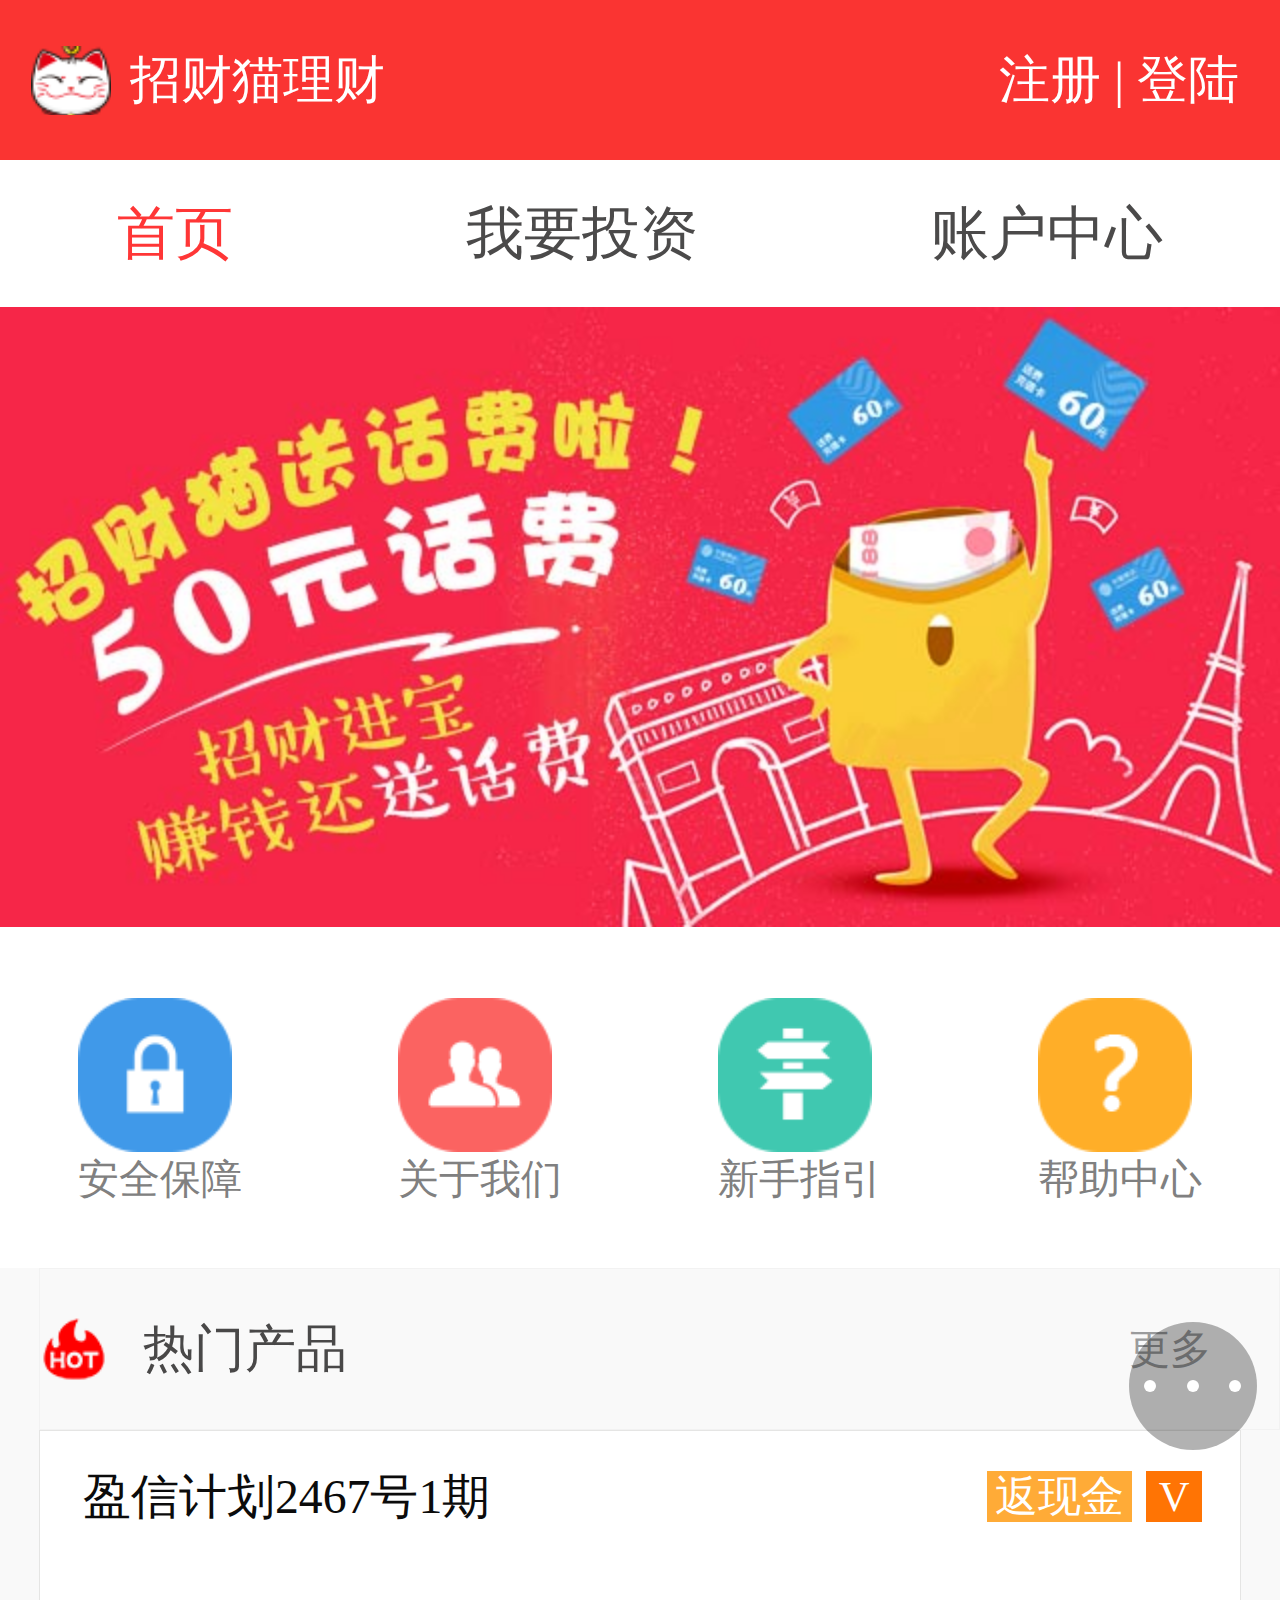
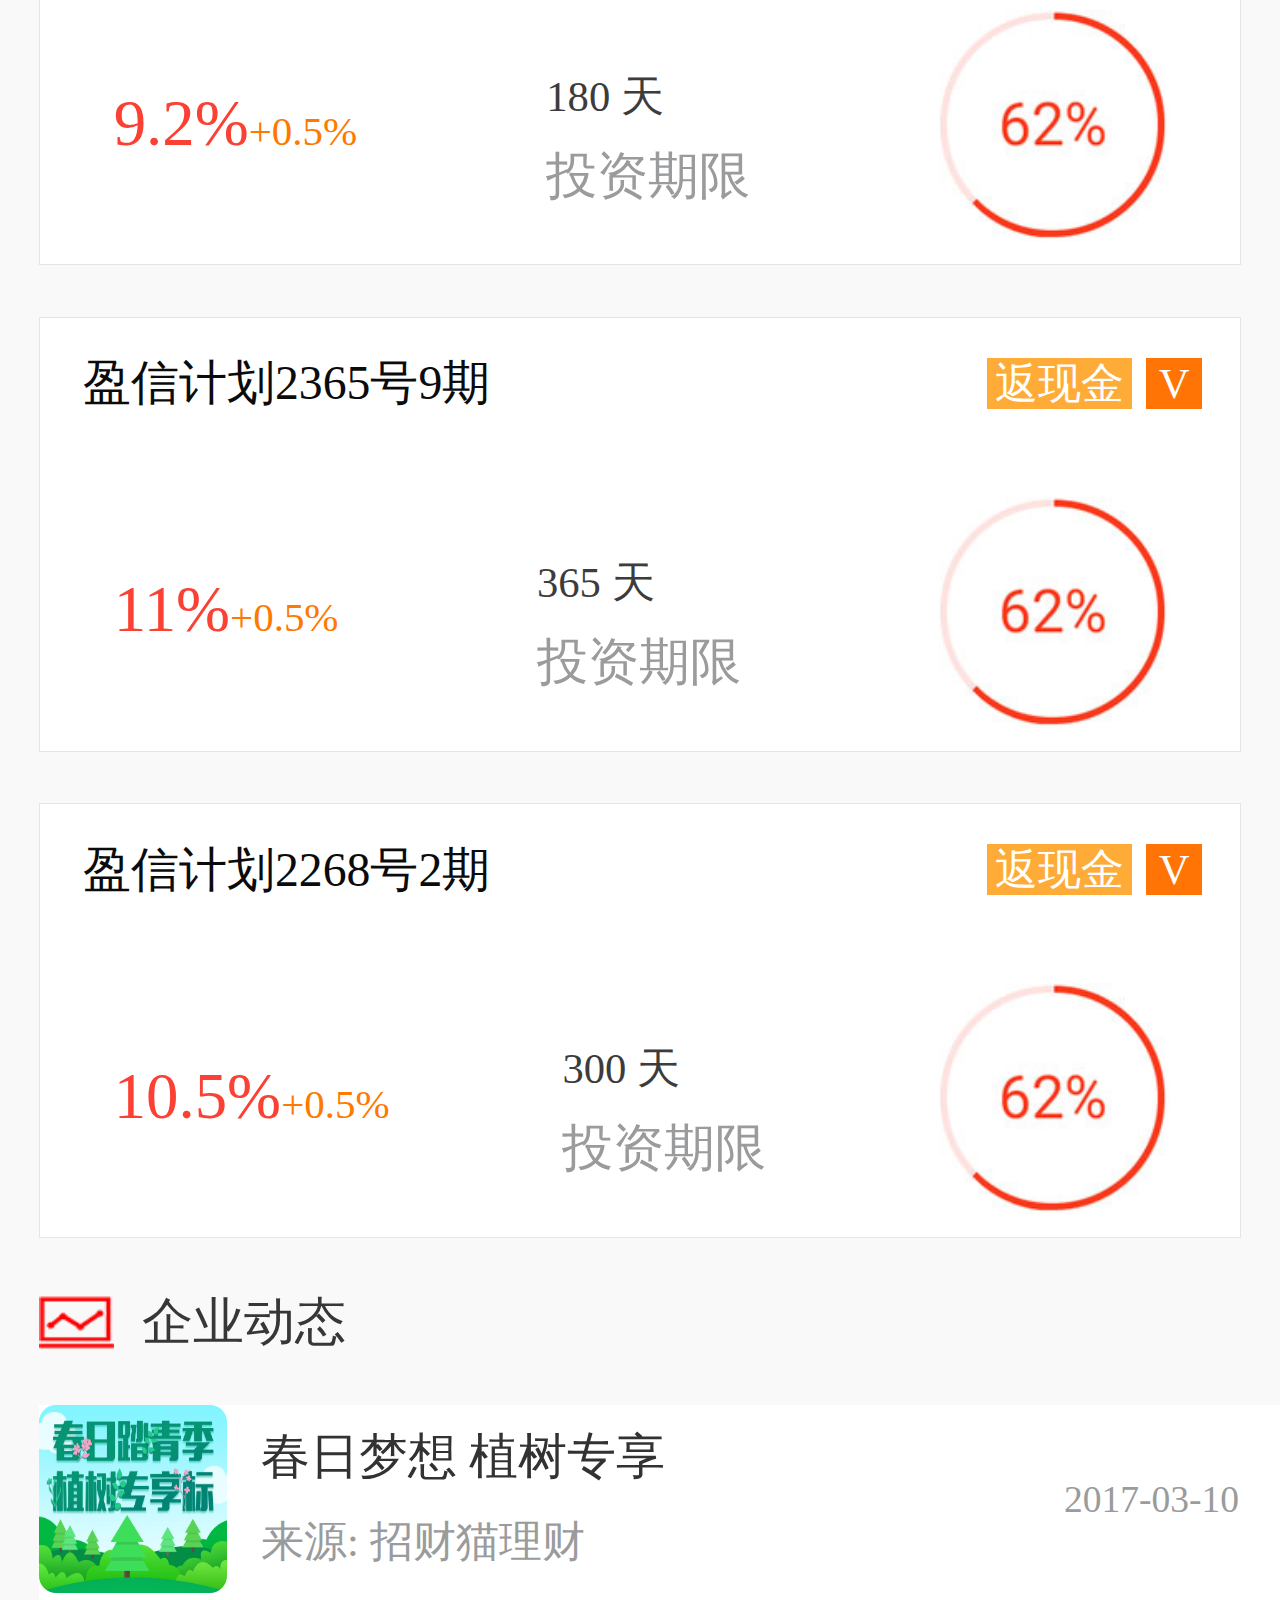
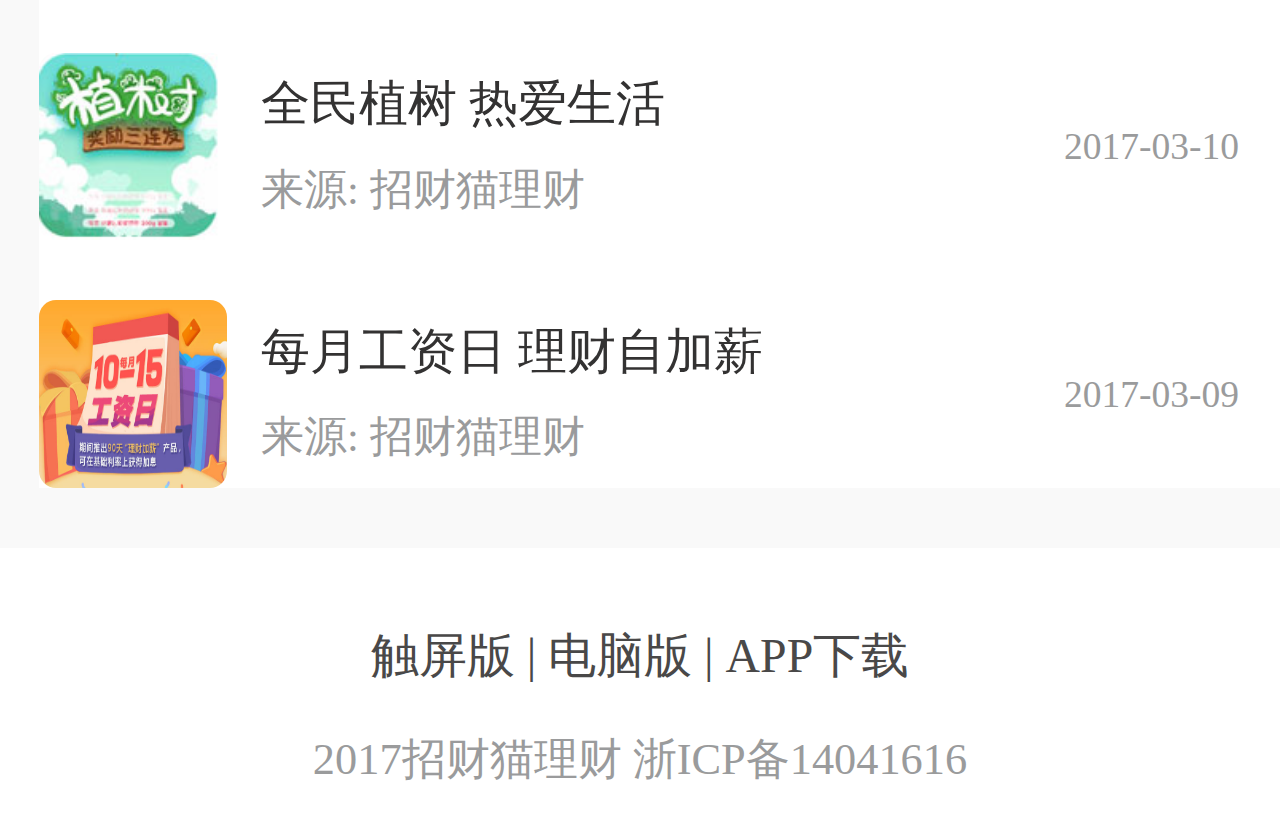
<file: index.html>
<!DOCTYPE html>
<html lang="en">

<head>
    <meta charset="UTF-8">
    <meta name="viewport" content="width=device-width, initial-scale=1.0">
    <title>招财猫首页</title>
    <link rel="stylesheet" href="./css/reset.css">
    <link rel="stylesheet" href="./css/index.css">
    <script>
        // rem适配
        window.onload = function () {
            let fs = document.documentElement.clientWidth * 75 / 750;
            document.querySelector("html").style.fontSize = fs + "px";
        }
    </script>
</head>

<body>
    <!-- header start -->
    <header>
        <div class="logo">
            <a href="#">
                <h1>招财猫理财</h1>
            </a>
        </div>
        <div class="login">
            <a href="#">注册</a> | <a href="./login.html">登陆</a>
        </div>
    </header>
    <!-- header start -->
    <!-- nav start -->
    <div class="nav">
        <div> <a href="#" class="shouye">首页</a></div>
        <div> <a href="./invest.html">我要投资</a></div>
        <div> <a href="#">账户中心</a></div>
    </div>
    <!-- nav end -->
    <!-- 轮播图 start -->
    <div class="slider">
        <img src="./img/slider1.jpg" alt="">
    </div>
    <!-- 轮播图 end -->
    <!-- 简介 start -->
    <div class="jieshao">
        <div><a href="#"><img src="./img/home_ico_01.png" alt="">
                <p>安全保障</p>
            </a>
        </div>
        <div><a href="./know.html"><img src="./img/home_ico_02.png" alt="">
                <p>关于我们</p>
            </a>
        </div>
        <div><a href="#"><img src="./img/home_ico_03.png" alt="">
                <p>新手指引</p>
            </a>
        </div>
        <div><a href="./help.html"><img src="./img/home_ico_04.png" alt="">
                <p>帮助中心</p>
            </a>
        </div>
    </div>
    <!-- 简介 end -->
    <!-- 热门 hot start-->
    <div class="hot">
        <div class="hotproduct">
            <h4>热门产品</h4>
        </div>
        <div class="more">
            <a href="#">更多</a>
            <div class="more1">
               <li></li>
               <li></li>
               <li></li>
            </div>
        </div>
    </div>
    <!-- 热门 hot end-->
    <!--内容 start  -->
    <div class="content">
        <ul>
            <li>
                <div class="data">
                    <h4>盈信计划2467号1期</h4>
                    <div class="v">
                        <span>返现金</span>
                        <em>V</em>
                    </div>
                </div>
                <div class="date">
                    <div class="date1"><em>9.2%</em><span>+0.5%</span></div>
                    <div class="date2"><em>180 天</em>
                        <p>投资期限</p>
                    </div>
                    <div class="date3">
                        <img src="./img/pp.jpg" alt="">
                    </div>
                </div>
            </li>
            <li class="martop1">
                <div class="data">
                    <h4>盈信计划2365号9期</h4>
                    <div class="v">
                        <span>返现金</span>
                        <em>V</em>
                    </div>
                </div>
                <div class="date">
                    <div class="date1"><em>11%</em><span>+0.5%</span></div>
                    <div class="date2"><em>365 天</em>
                        <p>投资期限</p>
                    </div>
                    <div class="date3">
                        <img src="./img/pp.jpg" alt="">
                    </div>
                </div>
            </li>
            <li class="martop2">
                <div class="data">
                    <h4>盈信计划2268号2期</h4>
                    <div class="v">
                        <span>返现金</span>
                        <em>V</em>
                    </div>
                </div>
                <div class="date">
                    <div class="date1"><em>10.5%</em><span>+0.5%</span></div>
                    <div class="date2"><em>300 天</em>
                        <p>投资期限</p>
                    </div>
                    <div class="date3">
                        <img src="./img/pp.jpg" alt="">
                    </div>
                </div>
            </li>
        </ul>
    </div>
    <!--内容 end  -->
    <!-- 企业动态 start -->
    <div class="dong">
        <img src="./img/home_ico_10.png" alt="">
        <p class="dong1">企业动态</p>
    </div>
    <!-- 企业动态 end -->
    <!-- 广告 start -->
    <div class="ad">
        <ul>
            <li>
                <a href="#">
                    <img src="./img/news20170310144045_植树节专享标题.jpg" alt="">
                </a>
                <div class="ad2">
                    <h4>春日梦想 植树专享</h4>
                    <p>来源: 招财猫理财</p>
                </div>
                <span>2017-03-10</span>
            </li>
            <li>
                <a href="#">
                    <img src="./img/植树_07.jpg" alt="">
                </a>
                <div class="ad2">
                    <h4>全民植树 热爱生活</h4>
                    <p>来源: 招财猫理财</p>
                </div>
                <span>2017-03-10</span>
            </li>
            <li>
                <a href="#">
                    <img src="./img/news20170309133946_工资日标题.jpg" alt="">
                </a>
                <div class="ad2">
                    <h4>每月工资日 理财自加薪</h4>
                    <p>来源: 招财猫理财</p>
                </div>
                <span>2017-03-09</span>
            </li>
        </ul>
    </div>
    <!-- 广告 end -->
    <!-- 底部 foot start-->
    <footer>
       <div  class="foot">
           <h4>触屏版 | 电脑版 | APP下载</h4>
           <p>2017招财猫理财 浙ICP备14041616</p>
       </div> 
    </footer>
    <!-- 底部 foot end-->
</body>

</html>
</file>
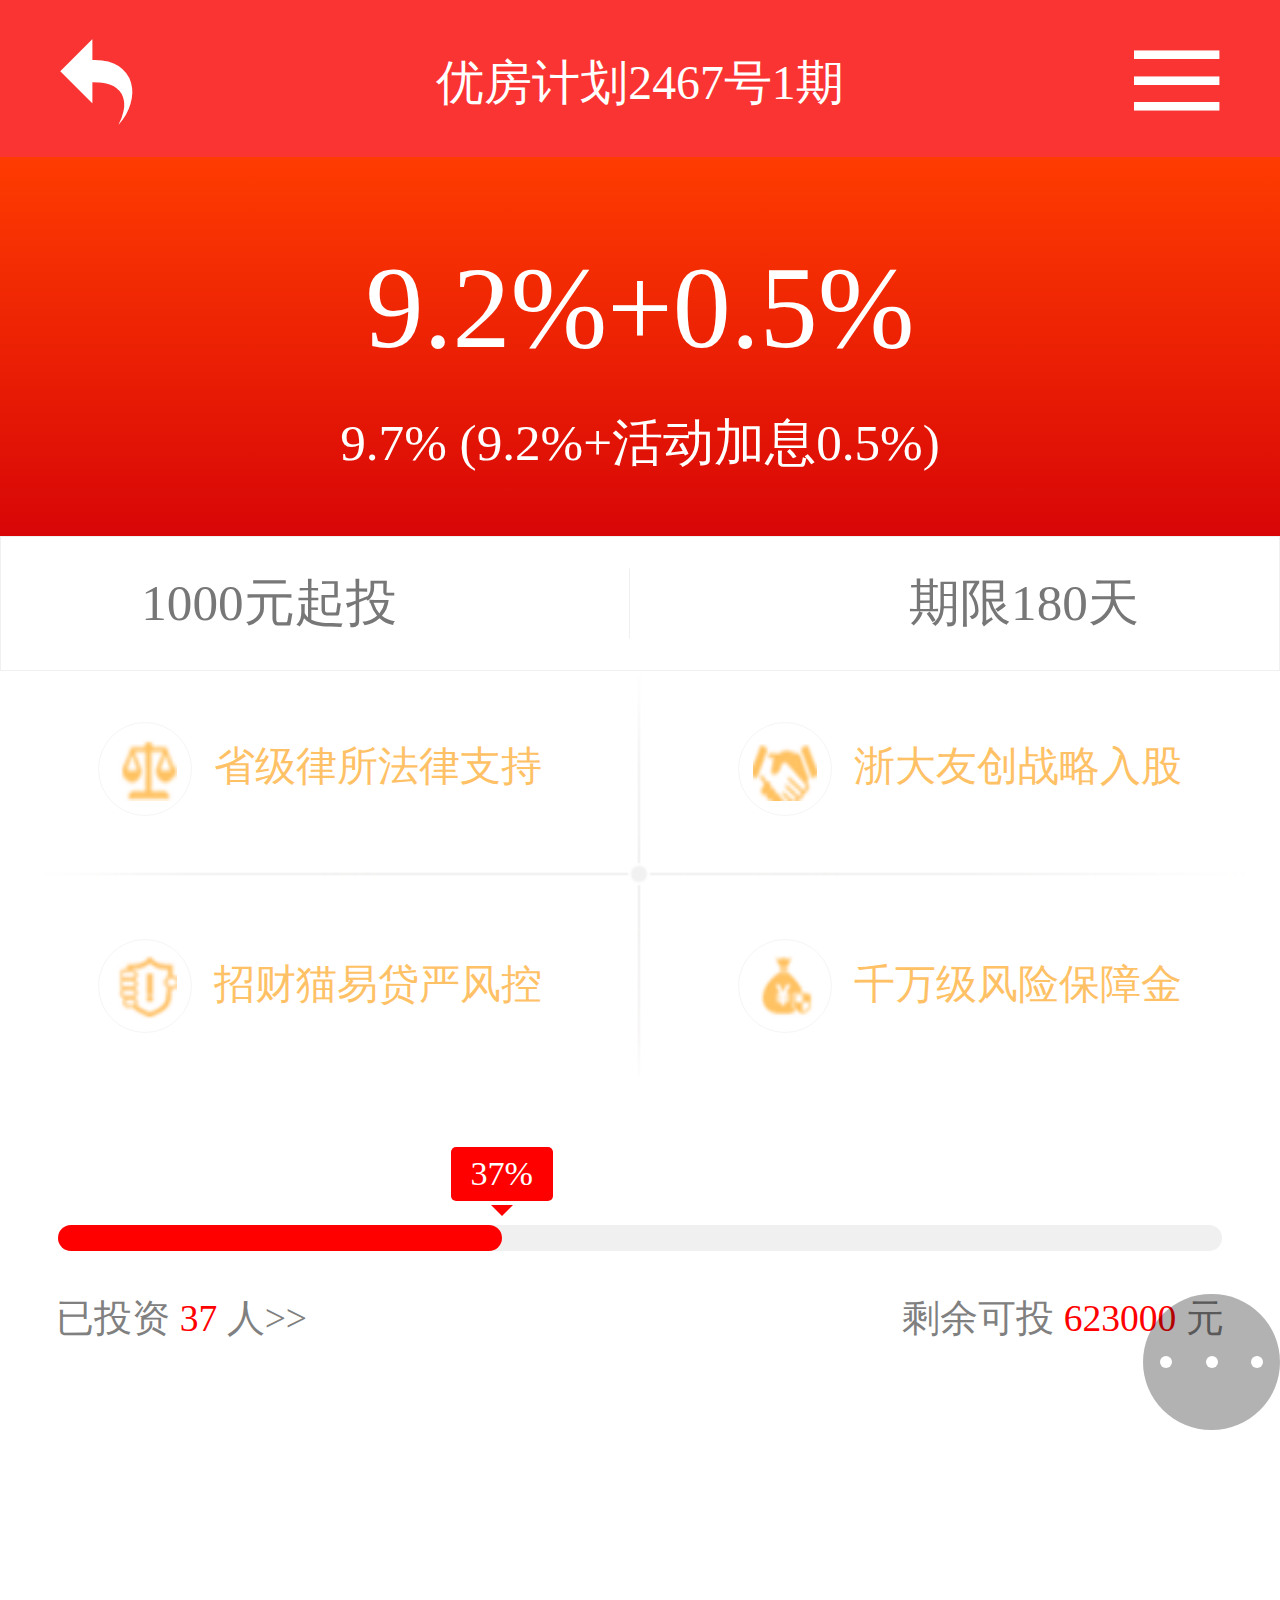
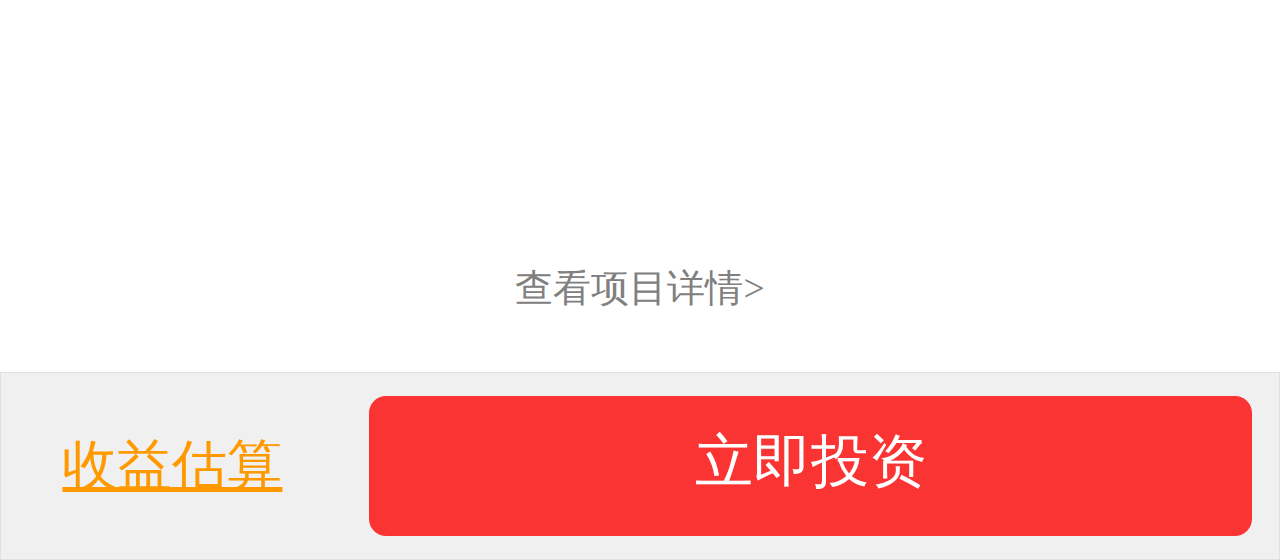
<file: details.html>
<!DOCTYPE html>
<html lang="en">

<head>
	<meta charset="UTF-8">
	<meta name="viewport" content="width=device-width, initial-scale=1.0">
	<title>详情页</title>
	<link rel="stylesheet" href="./css/reset.css">
	<link rel="stylesheet" href="./css/details.css">
	<link rel="stylesheet" href="./iconfont1/iconfont.css">
	<script>
		// rem适配
		window.onload = function () {
			let fs = document.documentElement.clientWidth * 75 / 750;
			document.querySelector("html").style.fontSize = fs + "px";
		}
	</script>
	<style>
		@font-face {
			font-family: 'icomoon';
			src: url('fonts/icomoon.eot?dq2fy6');
			src: url('fonts/icomoon.eot?dq2fy6#iefix') format('embedded-opentype'),
				url('fonts/icomoon.ttf?dq2fy6') format('truetype'),
				url('fonts/icomoon.woff?dq2fy6') format('woff'),
				url('fonts/icomoon.svg?dq2fy6#icomoon') format('svg');
			font-weight: normal;
			font-style: normal;
			font-display: block;
		}

		@font-face {
			font-family: 'iconfont';
			src: url('iconfont.eot');
			src: url('iconfont.eot?#iefix') format('embedded-opentype'),
				url('iconfont.woff2') format('woff2'),
				url('iconfont.woff') format('woff'),
				url('iconfont.ttf') format('truetype'),
				url('iconfont.svg#iconfont') format('svg');
		}

		.iconfont {
			font-family: "iconfont" !important;
			font-size: .373333rem;
			font-style: normal;
			-webkit-font-smoothing: antialiased;
			-moz-osx-font-smoothing: grayscale;
		}
	</style>
</head>

<body>
	<!-- 头部 start -->
	<header>
		<p>优房计划2467号1期</p>
		<span></span>
		<em id="menu1"></em>
	</header>
	<!-- 头部 end -->
	<!-- 内容 content start -->
	<div class="content">
		<h4>9.2%+0.5%</h4>
		<p>9.7% (9.2%+活动加息0.5%)</p>
	</div>
	<div class="content1">
		<p class="one">1000元起投</p>
		<p>期限180天</p>
	</div>
	<div class="content2">
		<li>
			<div class="one">
				<img src="./img/details1.png" alt="">
			</div>
			<span>省级律所法律支持</span>
		</li>
		<li class="two">
			<div class="one">
				<img src="./img/details2.png" alt="">
			</div>
			<span>浙大友创战略入股</span>
		</li>
		<li>
			<div class="one">
				<img src="./img/details3.png" alt="">
			</div>
			<span>招财猫易贷严风控</span>
		</li>
		<li class="four">
			<div class="one">
				<img src="./img/details4.png" alt="">
			</div>
			<span>千万级风险保障金</span>
		</li>
	</div>
	<!-- 内容 content end -->
	<!-- 投资 start -->
	<div class="touzi">
		<div class="box">
			<span>37%</span>
			<em></em>
		</div>
		<div class="touzi1"></div>
	</div>
	<div class="touzi2">
		<h6>已投资 <span>37</span> 人<em>>></em></h6>
		<span>剩余可投 <em>623000</em> 元</span>
		<div class="box">
			<li></li>
			<li></li>
			<li></li>
		</div>
	</div>
	<!-- 投资 end -->
	<!-- footer start  -->
	<a href="#">
		<h4>
			查看项目详情>
		</h4>
	</a>
	<footer>
		<span>收益估算</span>
		<a href="#"><em>立即投资</em></a>
	</footer>
	<!-- footer end -->
	<div class="mask" id="mask1">
		<div class="nav">
			<a href="./index.html">
				<i><span class="iconfont">&#xe6b3;</span></i>
				<!-- <i></i> -->
				<p> 首页</p>
			</a>
			<a href="">
				<i><span class="iconfont">&#xe627;</span></i>
				<!-- <i></i> -->
				<p>安全保障</p>
			</a>
			<a href="#">
				<i><span class="iconfont">&#xe629;</span></i>
				<!-- <i></i> -->
				<p>我要投资</p>
			</a>
			<a href="#" class="last">
				<i><span class="iconfont">&#xe60a;</span></i>
				<!-- <i></i> -->
				<p>账户中心</p>
			</a>
		</div>
	</div>
	<script>
		let mask = document.getElementById("mask1");
		let menu = document.getElementById("menu1");
		menu.onclick = function () {
			mask.style.display = "block";
		}
		mask.onclick = function () {
			mask.style.display = "none";

		}
	</script>
</body>

</html>
</file>
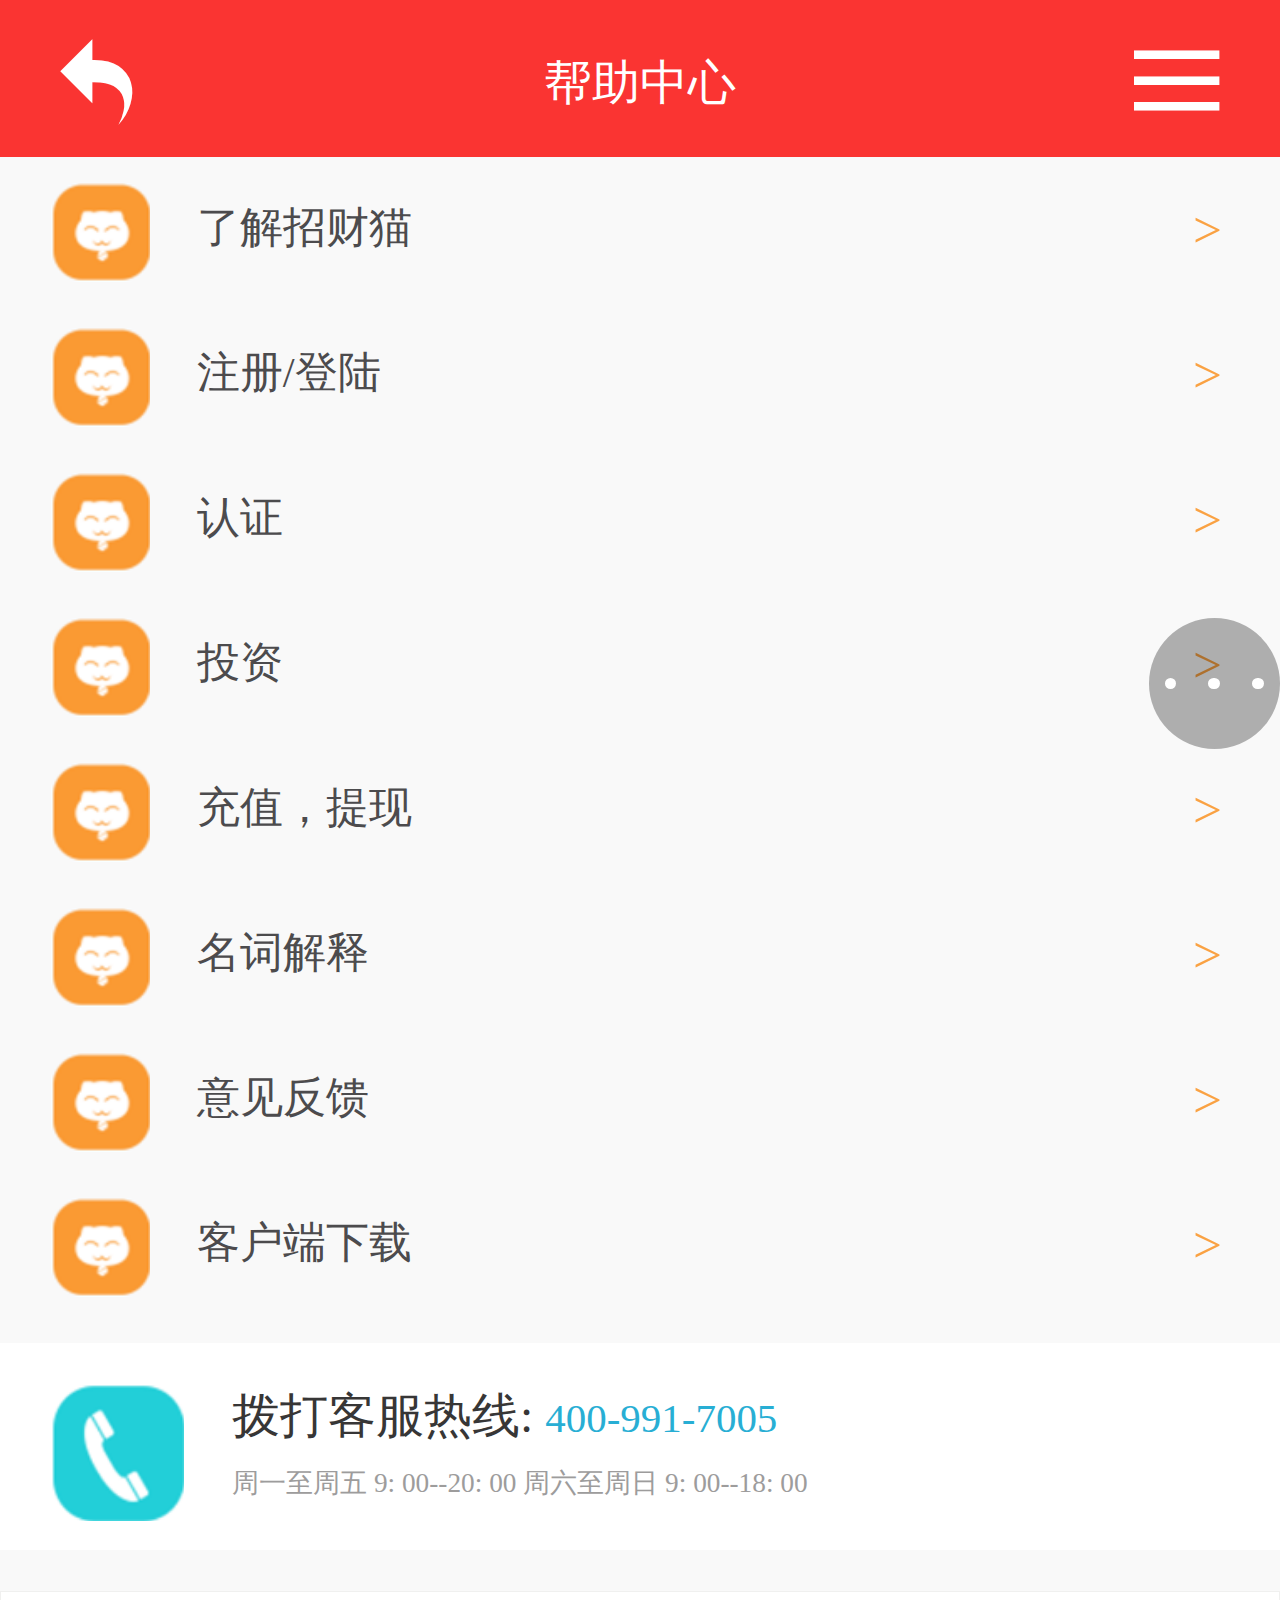
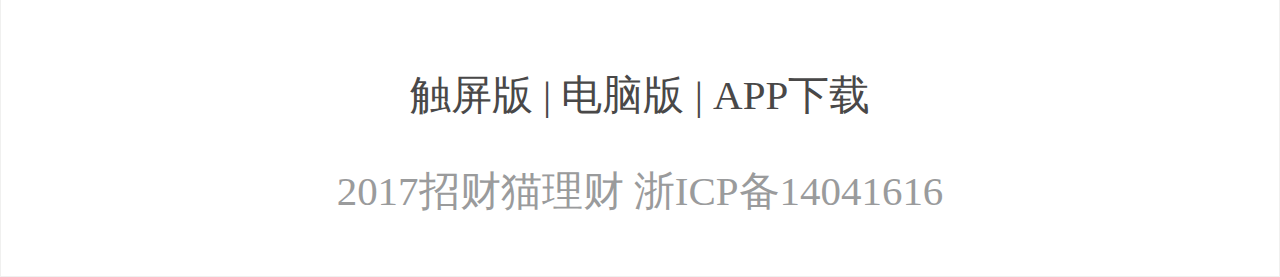
<file: help.html>
<!DOCTYPE html>
<html lang="en">

<head>
	<meta charset="UTF-8">
	<meta name="viewport" content="width=device-width, initial-scale=1.0">
	<title>帮助中心</title>
	<link rel="stylesheet" href="./css/reset.css">
	<link rel="stylesheet" href="./css/help.css">
	<script>
		// rem适配
		window.onload = function () {
			let fs = document.documentElement.clientWidth * 75 / 750;
			document.querySelector("html").style.fontSize = fs + "px";
		}
	</script>
	<style>
		@font-face {
			font-family: 'icomoon';
			src: url('fonts/icomoon.eot?dq2fy6');
			src: url('fonts/icomoon.eot?dq2fy6#iefix') format('embedded-opentype'),
				url('fonts/icomoon.ttf?dq2fy6') format('truetype'),
				url('fonts/icomoon.woff?dq2fy6') format('woff'),
				url('fonts/icomoon.svg?dq2fy6#icomoon') format('svg');
			font-weight: normal;
			font-style: normal;
			font-display: block;
		}
	</style>
</head>

<body>
	<!-- 头部 start -->
	<header>
		<p>帮助中心</p>
		<a href="./index.html"><span></span></a>
		<em></em>
	</header>
	<!-- 头部 end -->
	<!--内容 start -->
	<ul>
		<span>&gt</span>
		<li><img src="./img/content1.png" alt=""> 了解招财猫</li>
		<span>&gt</span>
		<li><img src="./img/content1.png" alt=""> 注册/登陆</li>
		<span>&gt</span>
		<li><img src="./img/content1.png" alt=""> 认证</li>
		<span>&gt</span>
		<li class="dott"><img src="./img/content1.png" alt=""> 投资
         <div class="dot">
			 <em></em>
			 <em></em>
			 <em></em>
		 </div>
		</li>
		<span>&gt</span>
		<li><img src="./img/content1.png" alt=""> 充值，提现</li>
		<span>&gt</span>
		<li><img src="./img/content1.png" alt=""> 名词解释</li>
		<span>&gt</span>
		<li><img src="./img/content1.png" alt=""> 意见反馈</li>
		<span>&gt</span>
		<li><img src="./img/content1.png" alt=""> 客户端下载</li>
	</ul>
	<!--内容 end -->
	<div class="kefu">
		<img src="./img/热线.png" alt="">
		<div class="kefu1">
			<h4>拨打客服热线: <span>400-991-7005</span> </h4>
			<p>周一至周五 9: 00--20: 00 周六至周日 9: 00--18: 00</p>
		</div>
	</div>
	 <!-- 底部 foot start-->
	 <footer>
		<div  class="foot">
			<h4>触屏版 | 电脑版 | APP下载</h4>
			<p>2017招财猫理财 浙ICP备14041616</p>
		</div> 
	 </footer>
	 <!-- 底部 foot end-->
</body>

</html>
</file>
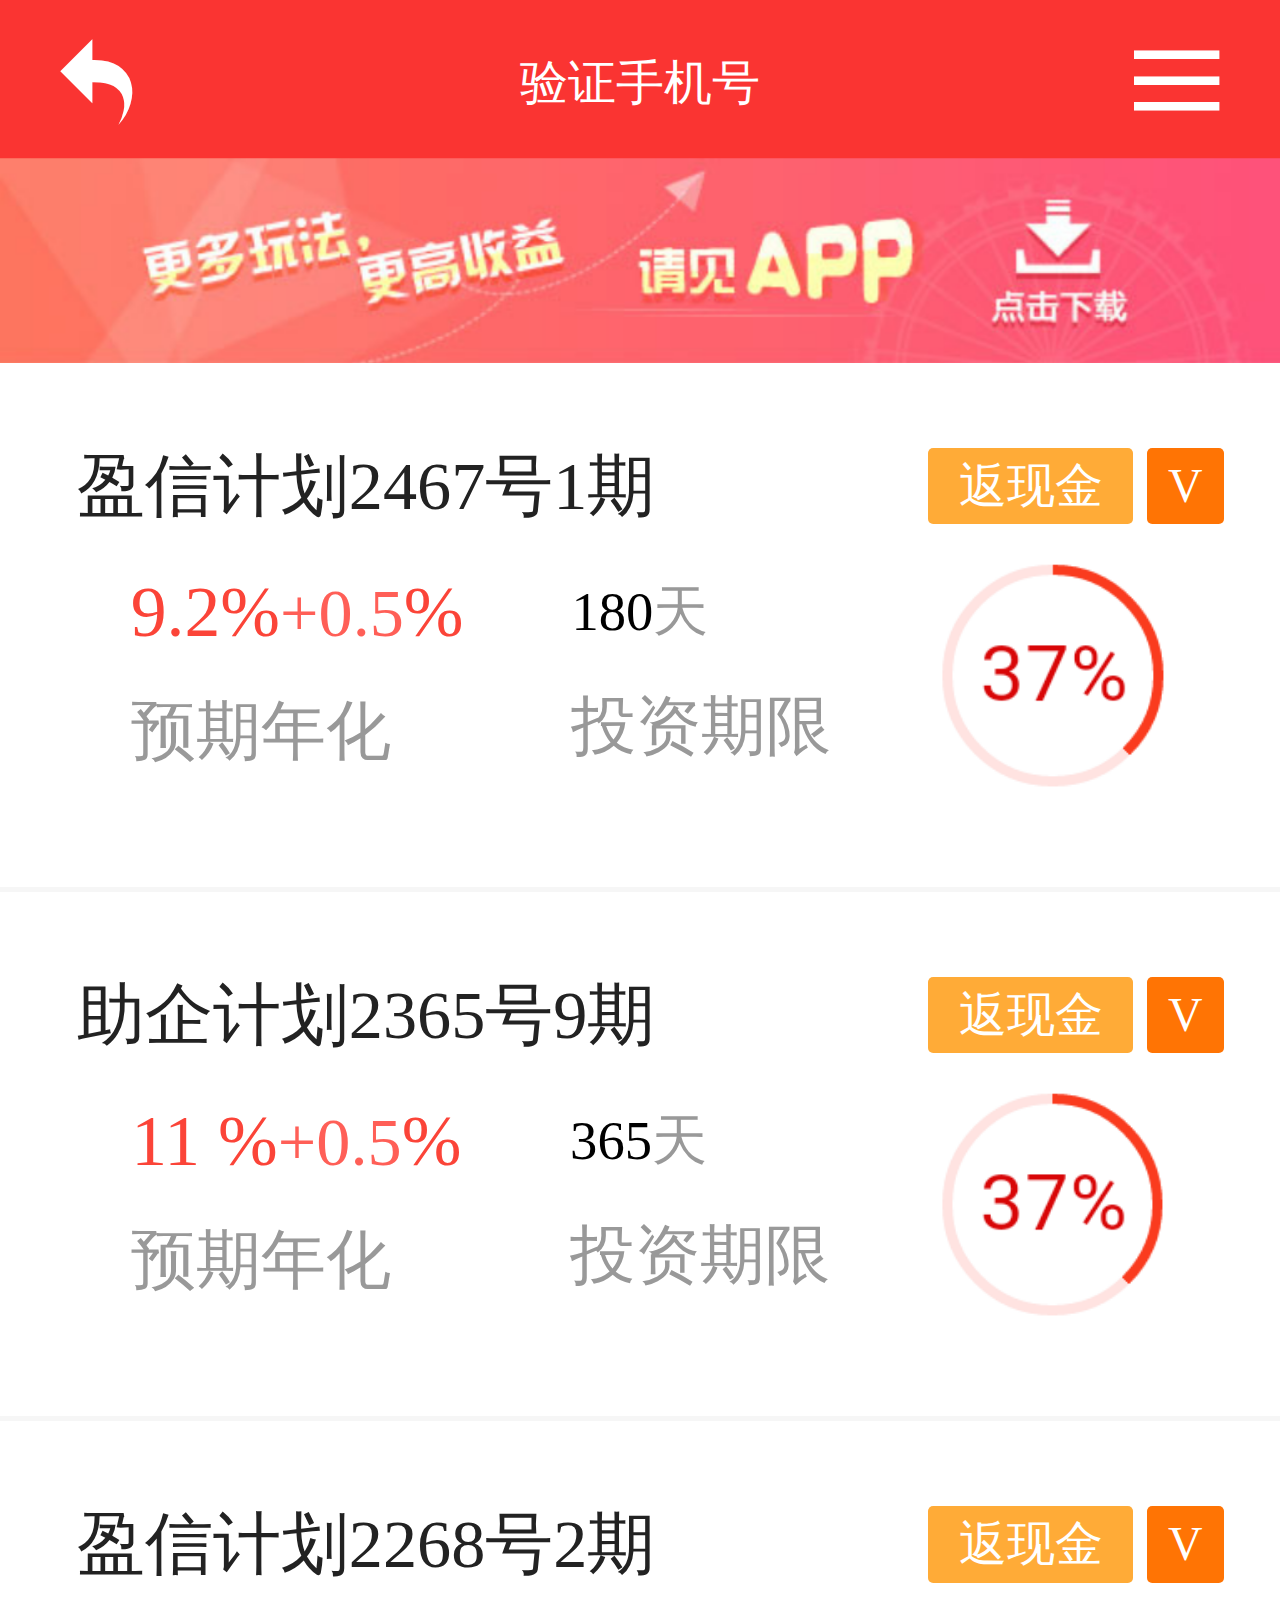
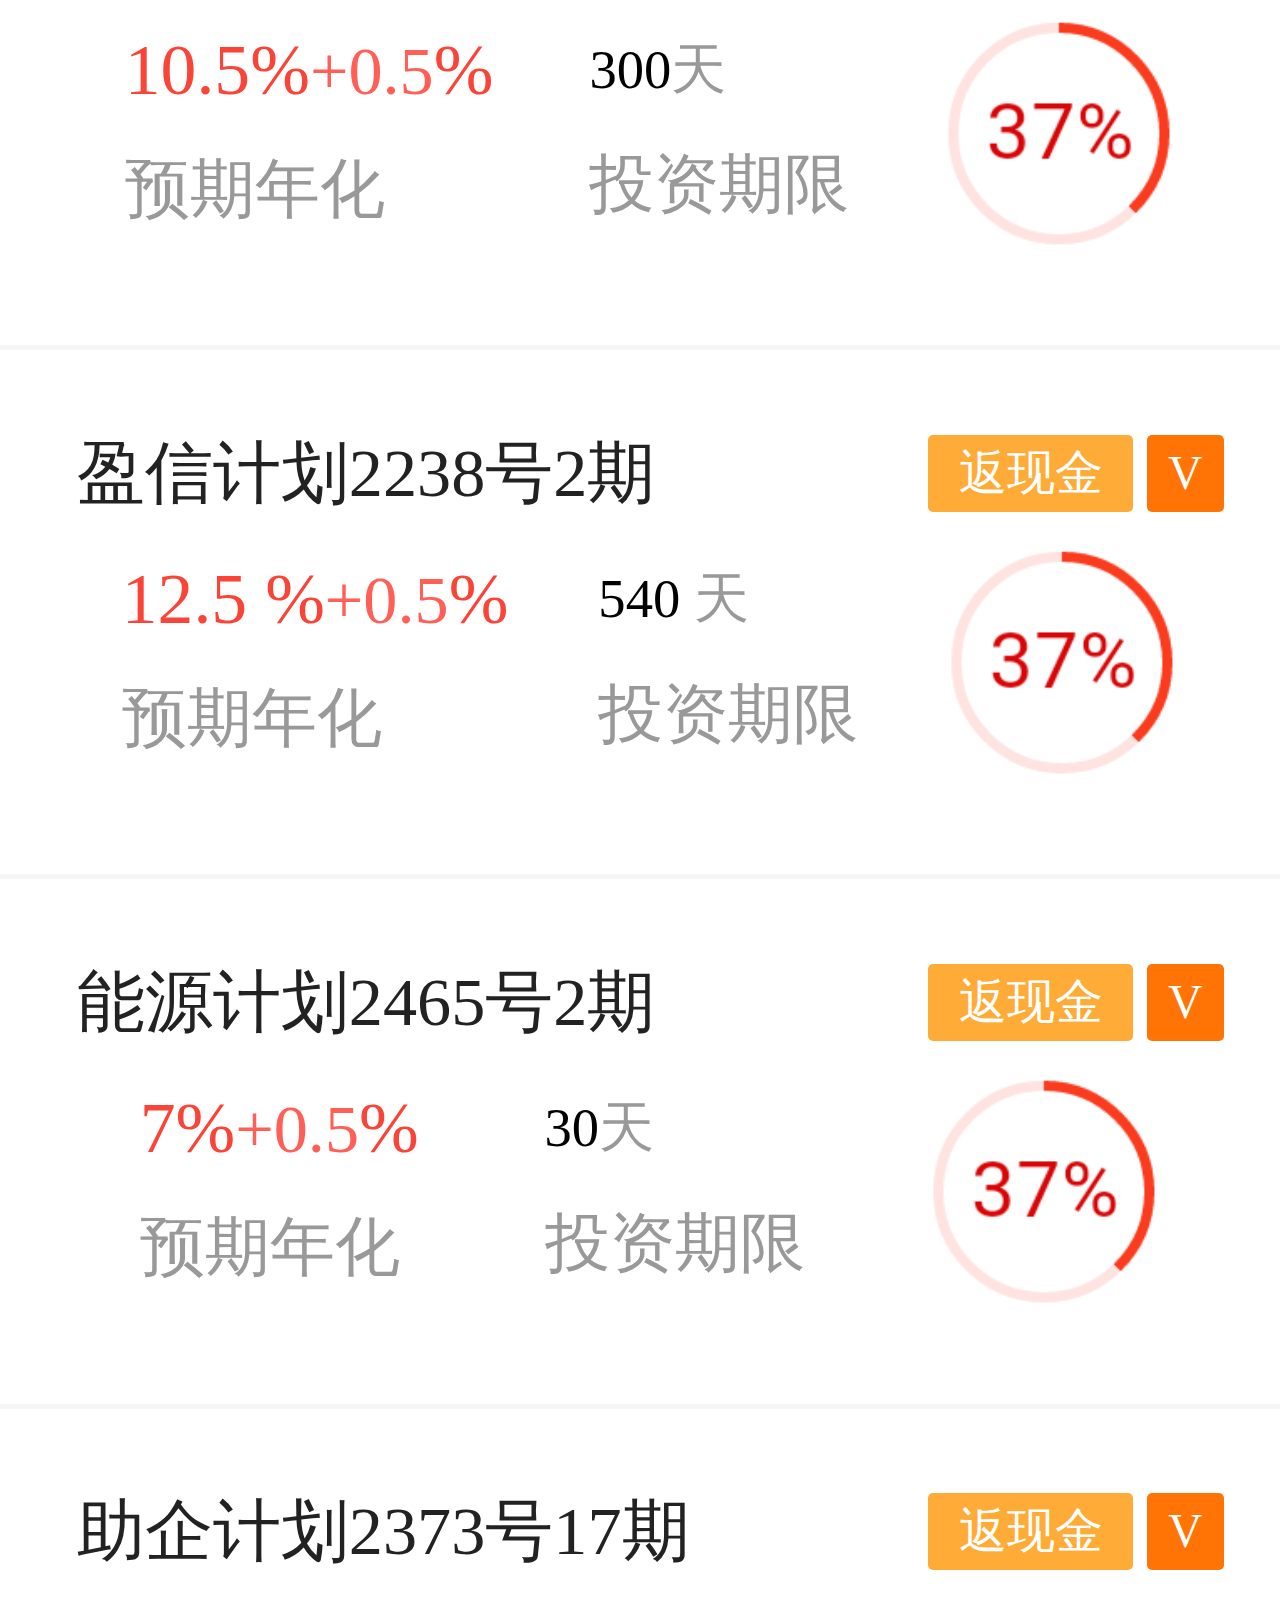
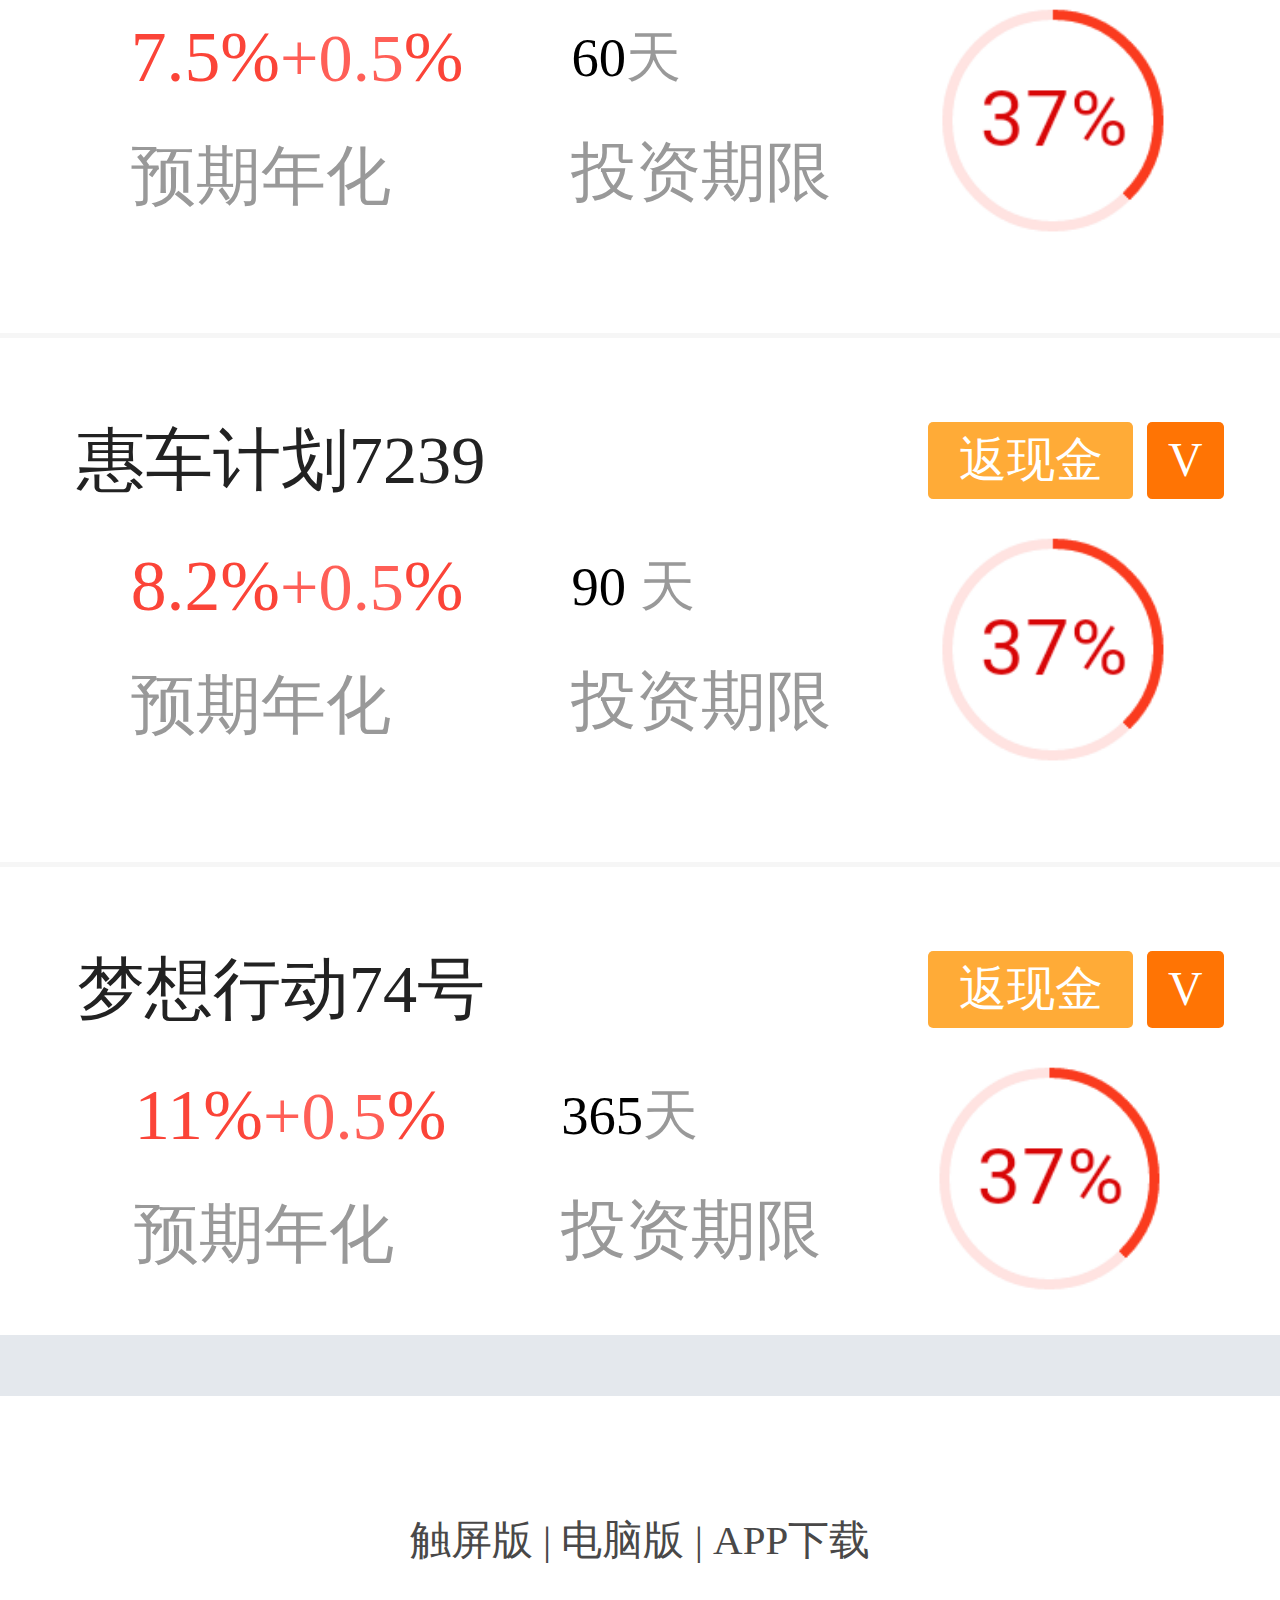
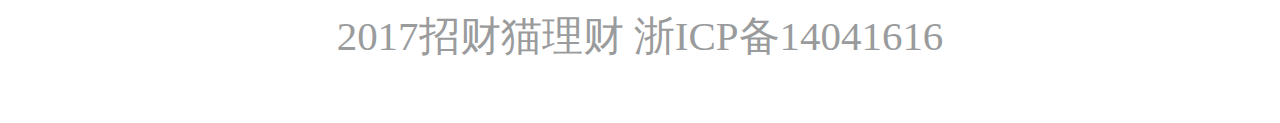
<file: invest.html>
<!DOCTYPE html>
<html lang="en">

<head>
	<meta charset="UTF-8">
	<meta name="viewport" content="width=device-width, initial-scale=1.0">
	<title>我要投资</title>
	<link rel="stylesheet" href="./css/reset.css">
	<link rel="stylesheet" href="./css/invest.css">
</head>
<script>
	// rem适配
	window.onload = function () {
		let fs = document.documentElement.clientWidth * 75 / 750;
		document.querySelector("html").style.fontSize = fs + "px";
	}
	
</script>
<style>
	@font-face {
		font-family: 'icomoon';
		src: url('fonts/icomoon.eot?dq2fy6');
		src: url('fonts/icomoon.eot?dq2fy6#iefix') format('embedded-opentype'),
			url('fonts/icomoon.ttf?dq2fy6') format('truetype'),
			url('fonts/icomoon.woff?dq2fy6') format('woff'),
			url('fonts/icomoon.svg?dq2fy6#icomoon') format('svg');
		font-weight: normal;
		font-style: normal;
		font-display: block;
	}
</style>

<body>
	<!-- 头部 start -->
	<header>
		<p>验证手机号</p>
		<span><a href="./index.html"></a></span>
		<em></em>
	</header>
	<!-- 头部 end -->
	<div class="invest">
		<img src="./img/invest1.png" alt="">
	</div>
	<!-- 内容 content start-->
	<div class="content">
		<ul>
			<li>
				<div class="content_top">
					<h4>盈信计划2467号1期</h4>
					<div class="content_top_left">
						<span>返现金</span>
						<em>V</em>
					</div>

				</div>
				<div class="content_bottom">
					<div>
						<h4>9.2%<em>+0.5</em>%</h4>
						<p>预期年化</p>
					</div>
					<div>
						<h6>180<em>天</em></h6>
						<p>投资期限</p>
					</div>
					<div>
						<img src="./img/invest2.png      " alt="">
					</div>
				</div>
			</li>
			<li>
				<div class="content_top">
					<h4>助企计划2365号9期</h4>
					<div class="content_top_left">
						<span>返现金</span>
						<em>V</em>
					</div>

				</div>
				<div class="content_bottom">
					<div>
						<h4>11 %<em>+0.5</em>%</h4>
						<p>预期年化</p>
					</div>
					<div>
						<h6>365<em>天</em></h6>
						<p>投资期限</p>
					</div>
					<div>
						<img src="./img/invest2.png      " alt="">
					</div>
				</div>
			</li>
			<li>
				<div class="content_top">
					<h4>盈信计划2268号2期</h4>
					<div class="content_top_left">
						<span>返现金</span>
						<em>V</em>
					</div>

				</div>
				<div class="content_bottom">
					<div>
						<h4>10.5%<em>+0.5</em>%</h4>
						<p>预期年化</p>
					</div>
					<div>
						<h6>300<em>天</em></h6>
						<p>投资期限</p>
					</div>
					<div>
						<img src="./img/invest2.png      " alt="">
					</div>
				</div>
			</li>
			<li>
				<div class="content_top">
					<h4>盈信计划2238号2期</h4>
					<div class="content_top_left">
						<span>返现金</span>
						<em>V</em>
					</div>

				</div>
				<div class="content_bottom">
					<div>
						<h4>12.5 %<em>+0.5</em>%</h4>
						<p>预期年化</p>
					</div>
					<div>
						<h6>540 <em>天</em></h6>
						<p>投资期限</p>
					</div>
					<div>
						<img src="./img/invest2.png      " alt="">
					</div>
				</div>
			</li>
			<li>
				<div class="content_top">
					<h4>能源计划2465号2期</h4>
					<div class="content_top_left">
						<span>返现金</span>
						<em>V</em>
					</div>

				</div>
				<div class="content_bottom">
					<div>
						<h4>7%<em>+0.5</em>%</h4>
						<p>预期年化</p>
					</div>
					<div>
						<h6>30<em>天</em></h6>
						<p>投资期限</p>
					</div>
					<div>
						<img src="./img/invest2.png      " alt="">
					</div>
				</div>
			</li>
			<li>
				<div class="content_top">
					<h4>助企计划2373号17期</h4>
					<div class="content_top_left">
						<span>返现金</span>
						<em>V</em>
					</div>

				</div>
				<div class="content_bottom">
					<div>
						<h4>7.5%<em>+0.5</em>%</h4>
						<p>预期年化</p>
					</div>
					<div>
						<h6>60<em>天</em></h6>
						<p>投资期限</p>
					</div>
					<div>
						<img src="./img/invest2.png      " alt="">
					</div>
				</div>
			</li>
			<li>
				<div class="content_top">
					<h4>惠车计划7239</h4>
					<div class="content_top_left">
						<span>返现金</span>
						<em>V</em>
					</div>

				</div>
				<div class="content_bottom">
					<div>
						<h4>8.2%<em>+0.5</em>%</h4>
						<p>预期年化</p>
					</div>
					<div>
						<h6>90 <em>天</em></h6>
						<p>投资期限</p>
					</div>
					<div>
						<img src="./img/invest2.png      " alt="">
					</div>
				</div>
			</li>
			<li>
				<div class="content_top">
					<h4>梦想行动74号</h4>
					<div class="content_top_left">
						<span>返现金</span>
						<em>V</em>
					</div>

				</div>
				<div class="content_bottom">
					<div>
						<h4>11%<em>+0.5</em>%</h4>
						<p>预期年化</p>
					</div>
					<div>
						<h6>365<em>天</em></h6>
						<p>投资期限</p>
					</div>
					<div>
						<img src="./img/invest2.png      " alt="">
					</div>
				</div>
			</li>
		</ul>
	</div>
	<!-- 内容 content end-->
	<!-- 底部 foot start-->
	<footer>
		<div class="foot">
			<h4>触屏版 | 电脑版 | APP下载</h4>
			<p>2017招财猫理财 浙ICP备14041616</p>
		</div>
	</footer>
	<!-- 底部 foot end-->
</body>

</html>
</file>
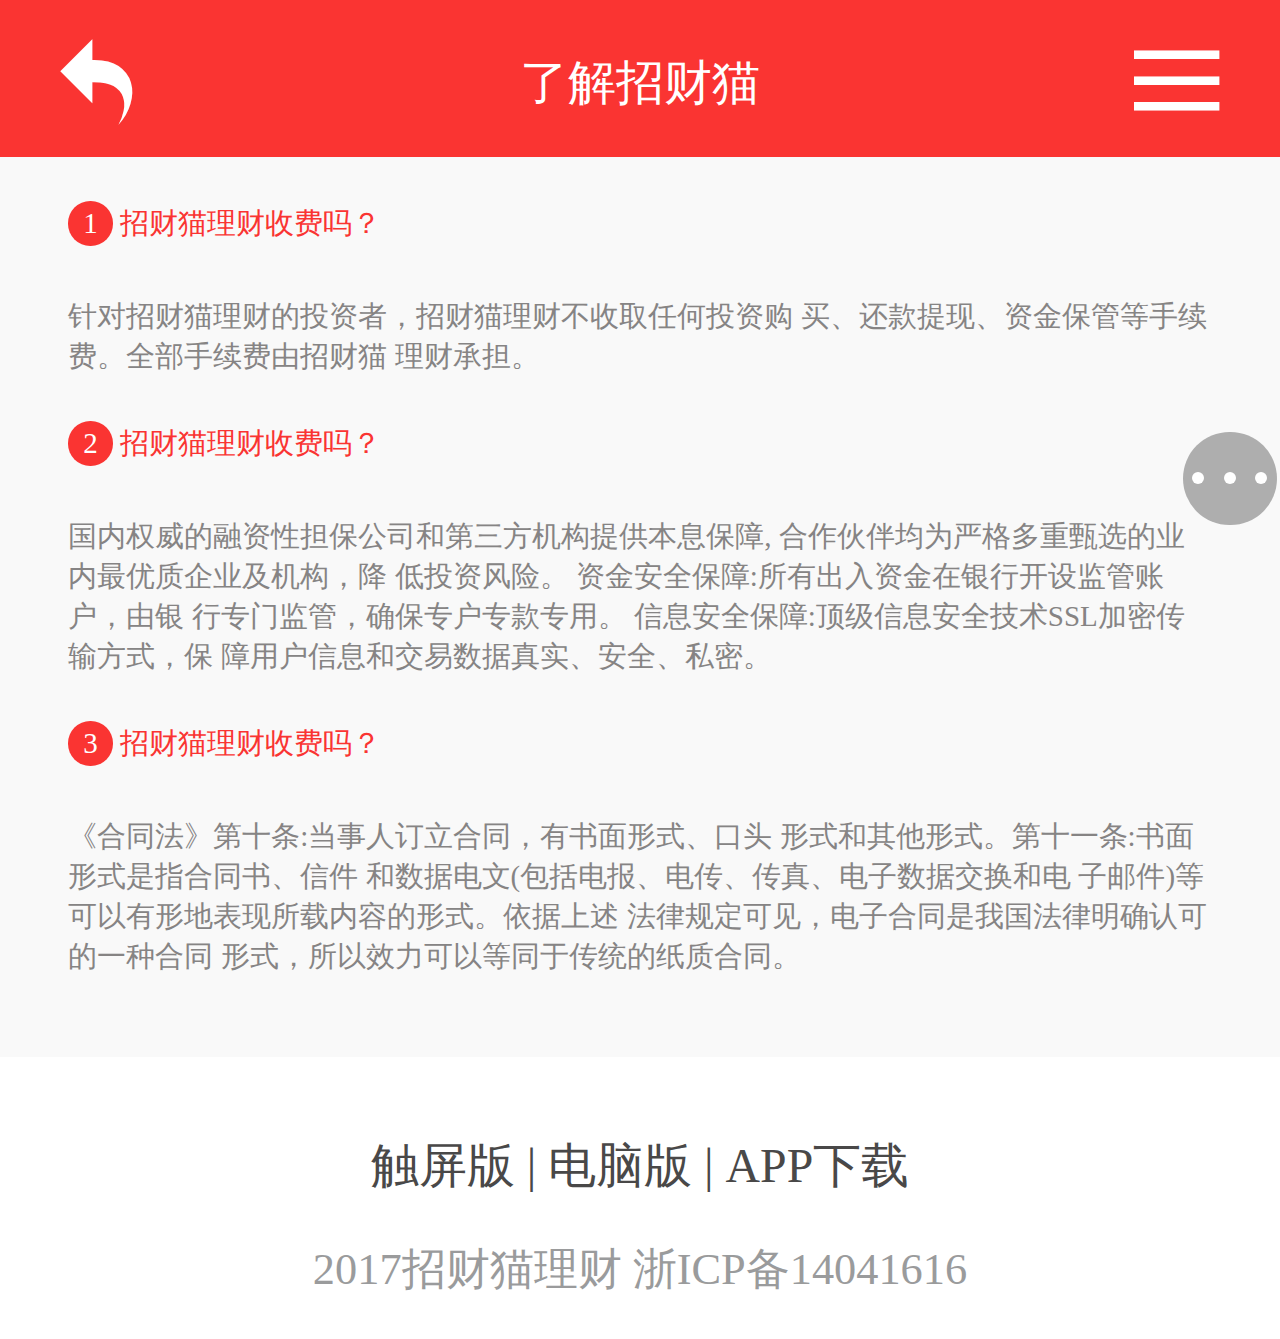
<file: know.html>
<!DOCTYPE html>
<html lang="en">

<head>
	<meta charset="UTF-8">
	<meta name="viewport" content="width=device-width, initial-scale=1.0">
	<title>了解招财猫</title>
	<link rel="stylesheet" href="./css/reset.css">
	<link rel="stylesheet" href="./css/know.css">
	<script>
		// rem适配
		window.onload = function () {
			let fs = document.documentElement.clientWidth * 75 / 750;
			document.querySelector("html").style.fontSize = fs + "px";
		}
	</script>
	<style>
		@font-face {
			font-family: 'icomoon';
			src: url('fonts/icomoon.eot?dq2fy6');
			src: url('fonts/icomoon.eot?dq2fy6#iefix') format('embedded-opentype'),
				url('fonts/icomoon.ttf?dq2fy6') format('truetype'),
				url('fonts/icomoon.woff?dq2fy6') format('woff'),
				url('fonts/icomoon.svg?dq2fy6#icomoon') format('svg');
			font-weight: normal;
			font-style: normal;
			font-display: block;
		}
	</style>

<body>
	<!-- 头部 start -->
	<header>
		<p>了解招财猫</p>
		<a href="./index.html"><span></span></a>
		<em></em>
	</header>
	<!-- 头部 end -->
	<!-- content start -->
	<div class="content">
		<h6>
			<li>1</li> 招财猫理财收费吗？
		</h6>
		<p>针对招财猫理财的投资者，招财猫理财不收取任何投资购
			买、还款提现、资金保管等手续费。全部手续费由招财猫
			理财承担。</p>
		<h6>
			<li>2</li> 招财猫理财收费吗？
			<div class="box">
				<li></li>
				<li></li>
				<li></li>
			</div>
		</h6>
		<p>国内权威的融资性担保公司和第三方机构提供本息保障,
			合作伙伴均为严格多重甄选的业内最优质企业及机构，降
			低投资风险。
			资金安全保障:所有出入资金在银行开设监管账户，由银
			行专门监管，确保专户专款专用。
			信息安全保障:顶级信息安全技术SSL加密传输方式，保
			障用户信息和交易数据真实、安全、私密。</p>
		<h6>
			<li>3</li> 招财猫理财收费吗？
		</h6>
		<p>《合同法》第十条:当事人订立合同，有书面形式、口头
			形式和其他形式。第十一条:书面形式是指合同书、信件
			和数据电文(包括电报、电传、传真、电子数据交换和电
			子邮件)等可以有形地表现所载内容的形式。依据上述
			法律规定可见，电子合同是我国法律明确认可的一种合同
			形式，所以效力可以等同于传统的纸质合同。</p>
	</div>
	<!-- content end -->
	 <!-- 底部 foot start-->
	 <footer>
		<div  class="foot">
			<h4>触屏版 | 电脑版 | APP下载</h4>
			<p>2017招财猫理财 浙ICP备14041616</p>
		</div> 
	 </footer>
	 <!-- 底部 foot end-->
</body>

</html>
</file>
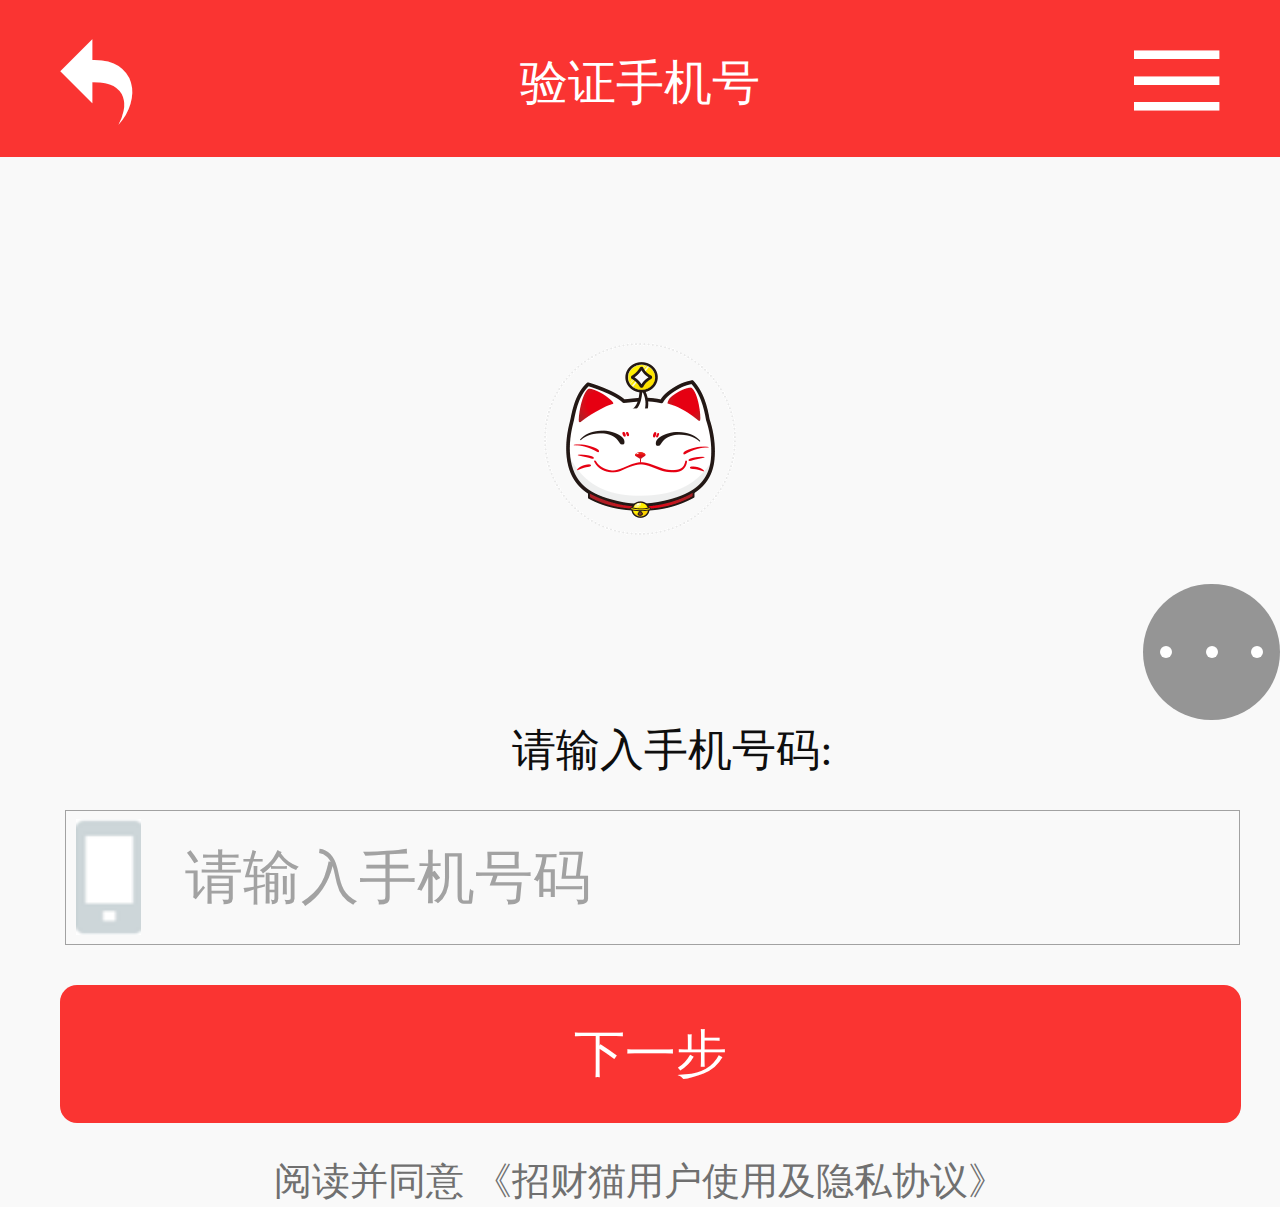
<file: login.html>
<!DOCTYPE html>
<html lang="en">

<head>
	<meta charset="UTF-8">
	<meta name="viewport" content="width=device-width, initial-scale=1.0">
	<title>登陆</title>
	<link rel="stylesheet" href="./css/reset.css">
	<link rel="stylesheet" href="./css/login.css">
	<script>
		// rem适配
		window.onload = function () {
			let fs = document.documentElement.clientWidth * 75 / 750;
			document.querySelector("html").style.fontSize = fs + "px";
		}
	</script>
	<style>
		@font-face {
			font-family: 'icomoon';
			src: url('fonts/icomoon.eot?dq2fy6');
			src: url('fonts/icomoon.eot?dq2fy6#iefix') format('embedded-opentype'),
				url('fonts/icomoon.ttf?dq2fy6') format('truetype'),
				url('fonts/icomoon.woff?dq2fy6') format('woff'),
				url('fonts/icomoon.svg?dq2fy6#icomoon') format('svg');
			font-weight: normal;
			font-style: normal;
			font-display: block;
		}
	</style>
</head>

<body>
	<!-- 头部 start -->
	<header>
		<p>验证手机号</p>
		<span><a href="./index.html"></a></span>
		<em></em>
	</header>
	<!-- 头部 end -->
	<div class="content">
		<div class="dot">
			<li></li>
			<li></li>
			<li></li>
		</div>
	</div>
	<div class="content1">
		<p>请输入手机号码:</p>
		<form action="">
			<input type="tel" value="请输入手机号码">
		</form>
	</div>
	<a href="#">
		<div class="but">
			下一步
		</div>
	</a>
	<p>阅读并同意 《招财猫用户使用及隐私协议》</p>
</body>

</html>
</file>
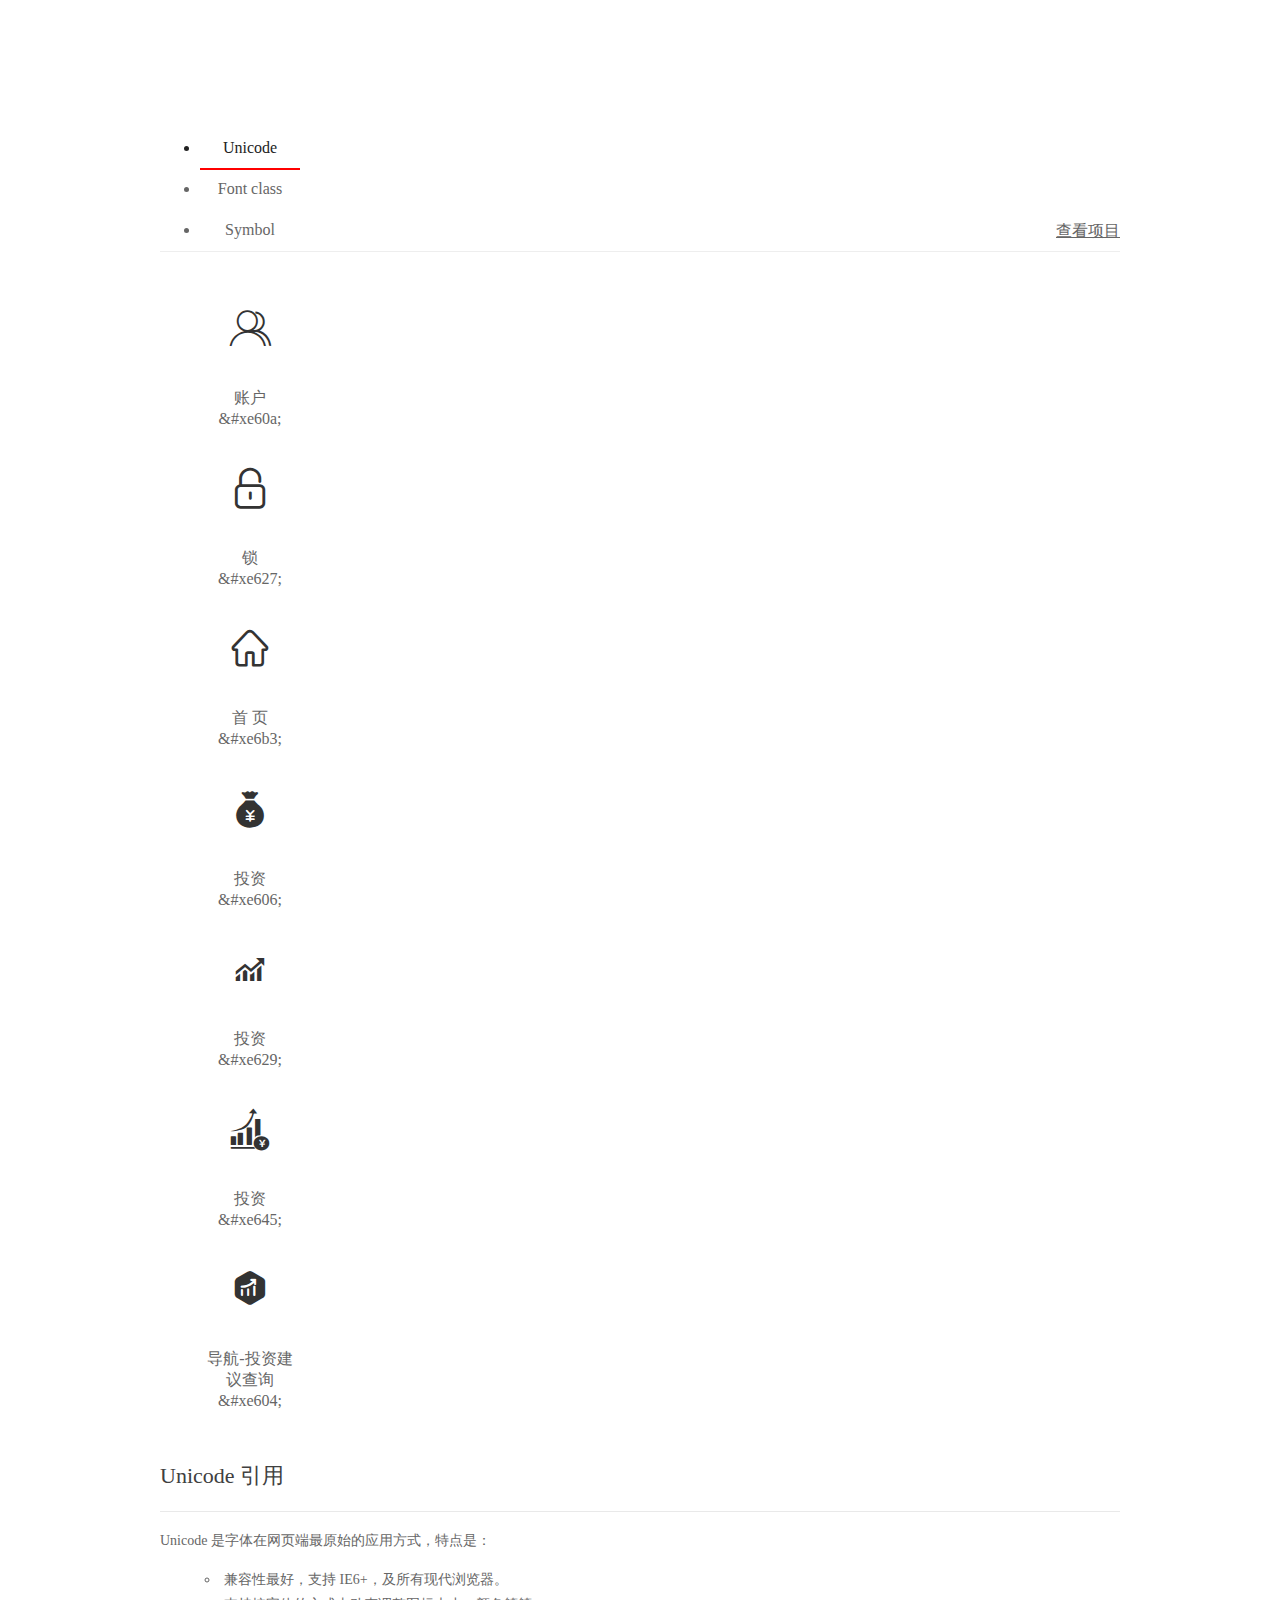
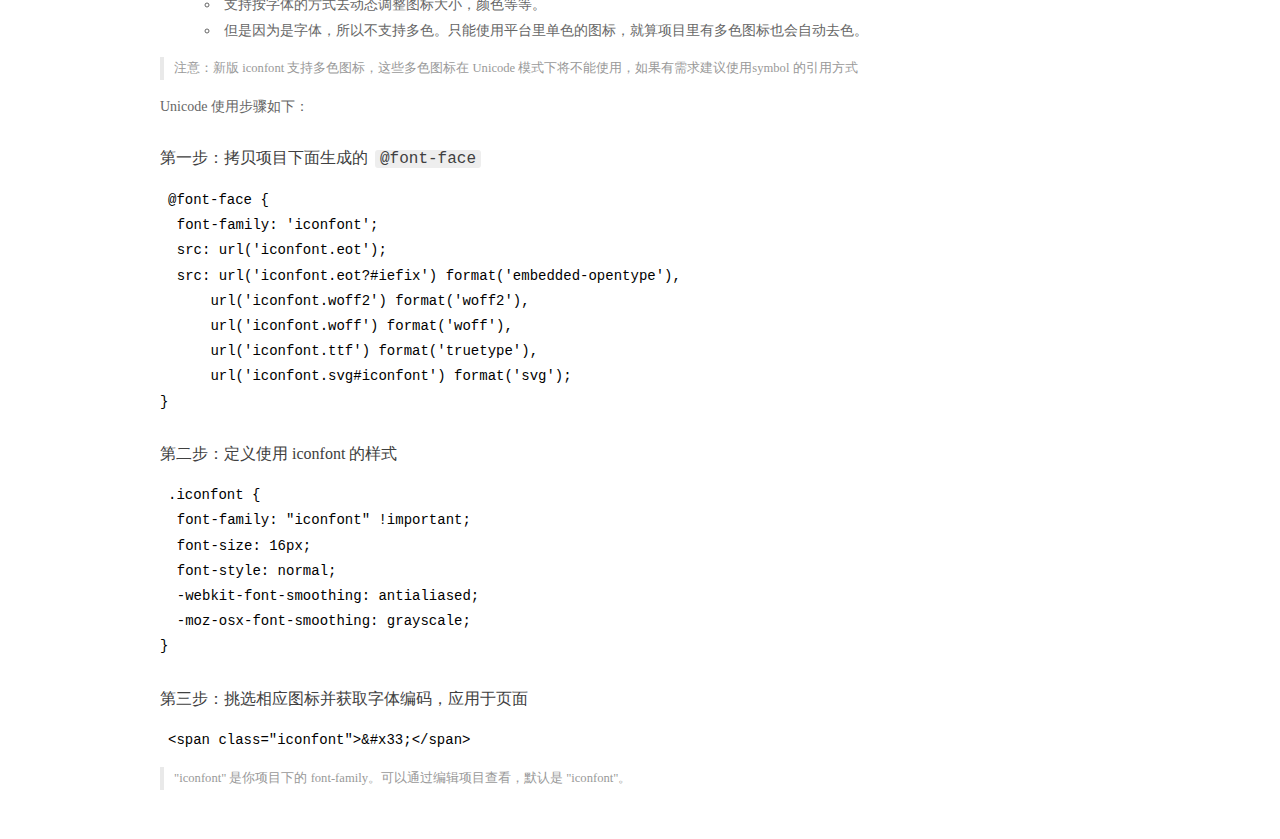
<file: iconfont1/demo_index.html>
<!DOCTYPE html>
<html>
<head>
  <meta charset="utf-8"/>
  <title>IconFont Demo</title>
  <link rel="shortcut icon" href="https://gtms04.alicdn.com/tps/i4/TB1_oz6GVXXXXaFXpXXJDFnIXXX-64-64.ico" type="image/x-icon"/>
  <link rel="stylesheet" href="https://g.alicdn.com/thx/cube/1.3.2/cube.min.css">
  <link rel="stylesheet" href="demo.css">
  <link rel="stylesheet" href="iconfont.css">
  <script src="iconfont.js"></script>
  <!-- jQuery -->
  <script src="https://a1.alicdn.com/oss/uploads/2018/12/26/7bfddb60-08e8-11e9-9b04-53e73bb6408b.js"></script>
  <!-- 代码高亮 -->
  <script src="https://a1.alicdn.com/oss/uploads/2018/12/26/a3f714d0-08e6-11e9-8a15-ebf944d7534c.js"></script>
</head>
<body>
  <div class="main">
    <h1 class="logo"><a href="https://www.iconfont.cn/" title="iconfont 首页" target="_blank">&#xe86b;</a></h1>
    <div class="nav-tabs">
      <ul id="tabs" class="dib-box">
        <li class="dib active"><span>Unicode</span></li>
        <li class="dib"><span>Font class</span></li>
        <li class="dib"><span>Symbol</span></li>
      </ul>
      
      <a href="https://www.iconfont.cn/manage/index?manage_type=myprojects&projectId=1780958" target="_blank" class="nav-more">查看项目</a>
      
    </div>
    <div class="tab-container">
      <div class="content unicode" style="display: block;">
          <ul class="icon_lists dib-box">
          
            <li class="dib">
              <span class="icon iconfont">&#xe60a;</span>
                <div class="name">账户</div>
                <div class="code-name">&amp;#xe60a;</div>
              </li>
          
            <li class="dib">
              <span class="icon iconfont">&#xe627;</span>
                <div class="name">锁</div>
                <div class="code-name">&amp;#xe627;</div>
              </li>
          
            <li class="dib">
              <span class="icon iconfont">&#xe6b3;</span>
                <div class="name">首 页</div>
                <div class="code-name">&amp;#xe6b3;</div>
              </li>
          
            <li class="dib">
              <span class="icon iconfont">&#xe606;</span>
                <div class="name">投资</div>
                <div class="code-name">&amp;#xe606;</div>
              </li>
          
            <li class="dib">
              <span class="icon iconfont">&#xe629;</span>
                <div class="name">投资</div>
                <div class="code-name">&amp;#xe629;</div>
              </li>
          
            <li class="dib">
              <span class="icon iconfont">&#xe645;</span>
                <div class="name">投资</div>
                <div class="code-name">&amp;#xe645;</div>
              </li>
          
            <li class="dib">
              <span class="icon iconfont">&#xe604;</span>
                <div class="name">导航-投资建议查询</div>
                <div class="code-name">&amp;#xe604;</div>
              </li>
          
          </ul>
          <div class="article markdown">
          <h2 id="unicode-">Unicode 引用</h2>
          <hr>

          <p>Unicode 是字体在网页端最原始的应用方式，特点是：</p>
          <ul>
            <li>兼容性最好，支持 IE6+，及所有现代浏览器。</li>
            <li>支持按字体的方式去动态调整图标大小，颜色等等。</li>
            <li>但是因为是字体，所以不支持多色。只能使用平台里单色的图标，就算项目里有多色图标也会自动去色。</li>
          </ul>
          <blockquote>
            <p>注意：新版 iconfont 支持多色图标，这些多色图标在 Unicode 模式下将不能使用，如果有需求建议使用symbol 的引用方式</p>
          </blockquote>
          <p>Unicode 使用步骤如下：</p>
          <h3 id="-font-face">第一步：拷贝项目下面生成的 <code>@font-face</code></h3>
<pre><code class="language-css"
>@font-face {
  font-family: 'iconfont';
  src: url('iconfont.eot');
  src: url('iconfont.eot?#iefix') format('embedded-opentype'),
      url('iconfont.woff2') format('woff2'),
      url('iconfont.woff') format('woff'),
      url('iconfont.ttf') format('truetype'),
      url('iconfont.svg#iconfont') format('svg');
}
</code></pre>
          <h3 id="-iconfont-">第二步：定义使用 iconfont 的样式</h3>
<pre><code class="language-css"
>.iconfont {
  font-family: "iconfont" !important;
  font-size: 16px;
  font-style: normal;
  -webkit-font-smoothing: antialiased;
  -moz-osx-font-smoothing: grayscale;
}
</code></pre>
          <h3 id="-">第三步：挑选相应图标并获取字体编码，应用于页面</h3>
<pre>
<code class="language-html"
>&lt;span class="iconfont"&gt;&amp;#x33;&lt;/span&gt;
</code></pre>
          <blockquote>
            <p>"iconfont" 是你项目下的 font-family。可以通过编辑项目查看，默认是 "iconfont"。</p>
          </blockquote>
          </div>
      </div>
      <div class="content font-class">
        <ul class="icon_lists dib-box">
          
          <li class="dib">
            <span class="icon iconfont icon-account"></span>
            <div class="name">
              账户
            </div>
            <div class="code-name">.icon-account
            </div>
          </li>
          
          <li class="dib">
            <span class="icon iconfont icon-suo"></span>
            <div class="name">
              锁
            </div>
            <div class="code-name">.icon-suo
            </div>
          </li>
          
          <li class="dib">
            <span class="icon iconfont icon-shouye"></span>
            <div class="name">
              首 页
            </div>
            <div class="code-name">.icon-shouye
            </div>
          </li>
          
          <li class="dib">
            <span class="icon iconfont icon-touzi"></span>
            <div class="name">
              投资
            </div>
            <div class="code-name">.icon-touzi
            </div>
          </li>
          
          <li class="dib">
            <span class="icon iconfont icon-icon-test"></span>
            <div class="name">
              投资
            </div>
            <div class="code-name">.icon-icon-test
            </div>
          </li>
          
          <li class="dib">
            <span class="icon iconfont icon-touzi1"></span>
            <div class="name">
              投资
            </div>
            <div class="code-name">.icon-touzi1
            </div>
          </li>
          
          <li class="dib">
            <span class="icon iconfont icon-caidan-touzijianyichaxun"></span>
            <div class="name">
              导航-投资建议查询
            </div>
            <div class="code-name">.icon-caidan-touzijianyichaxun
            </div>
          </li>
          
        </ul>
        <div class="article markdown">
        <h2 id="font-class-">font-class 引用</h2>
        <hr>

        <p>font-class 是 Unicode 使用方式的一种变种，主要是解决 Unicode 书写不直观，语意不明确的问题。</p>
        <p>与 Unicode 使用方式相比，具有如下特点：</p>
        <ul>
          <li>兼容性良好，支持 IE8+，及所有现代浏览器。</li>
          <li>相比于 Unicode 语意明确，书写更直观。可以很容易分辨这个 icon 是什么。</li>
          <li>因为使用 class 来定义图标，所以当要替换图标时，只需要修改 class 里面的 Unicode 引用。</li>
          <li>不过因为本质上还是使用的字体，所以多色图标还是不支持的。</li>
        </ul>
        <p>使用步骤如下：</p>
        <h3 id="-fontclass-">第一步：引入项目下面生成的 fontclass 代码：</h3>
<pre><code class="language-html">&lt;link rel="stylesheet" href="./iconfont.css"&gt;
</code></pre>
        <h3 id="-">第二步：挑选相应图标并获取类名，应用于页面：</h3>
<pre><code class="language-html">&lt;span class="iconfont icon-xxx"&gt;&lt;/span&gt;
</code></pre>
        <blockquote>
          <p>"
            iconfont" 是你项目下的 font-family。可以通过编辑项目查看，默认是 "iconfont"。</p>
        </blockquote>
      </div>
      </div>
      <div class="content symbol">
          <ul class="icon_lists dib-box">
          
            <li class="dib">
                <svg class="icon svg-icon" aria-hidden="true">
                  <use xlink:href="#icon-account"></use>
                </svg>
                <div class="name">账户</div>
                <div class="code-name">#icon-account</div>
            </li>
          
            <li class="dib">
                <svg class="icon svg-icon" aria-hidden="true">
                  <use xlink:href="#icon-suo"></use>
                </svg>
                <div class="name">锁</div>
                <div class="code-name">#icon-suo</div>
            </li>
          
            <li class="dib">
                <svg class="icon svg-icon" aria-hidden="true">
                  <use xlink:href="#icon-shouye"></use>
                </svg>
                <div class="name">首 页</div>
                <div class="code-name">#icon-shouye</div>
            </li>
          
            <li class="dib">
                <svg class="icon svg-icon" aria-hidden="true">
                  <use xlink:href="#icon-touzi"></use>
                </svg>
                <div class="name">投资</div>
                <div class="code-name">#icon-touzi</div>
            </li>
          
            <li class="dib">
                <svg class="icon svg-icon" aria-hidden="true">
                  <use xlink:href="#icon-icon-test"></use>
                </svg>
                <div class="name">投资</div>
                <div class="code-name">#icon-icon-test</div>
            </li>
          
            <li class="dib">
                <svg class="icon svg-icon" aria-hidden="true">
                  <use xlink:href="#icon-touzi1"></use>
                </svg>
                <div class="name">投资</div>
                <div class="code-name">#icon-touzi1</div>
            </li>
          
            <li class="dib">
                <svg class="icon svg-icon" aria-hidden="true">
                  <use xlink:href="#icon-caidan-touzijianyichaxun"></use>
                </svg>
                <div class="name">导航-投资建议查询</div>
                <div class="code-name">#icon-caidan-touzijianyichaxun</div>
            </li>
          
          </ul>
          <div class="article markdown">
          <h2 id="symbol-">Symbol 引用</h2>
          <hr>

          <p>这是一种全新的使用方式，应该说这才是未来的主流，也是平台目前推荐的用法。相关介绍可以参考这篇<a href="">文章</a>
            这种用法其实是做了一个 SVG 的集合，与另外两种相比具有如下特点：</p>
          <ul>
            <li>支持多色图标了，不再受单色限制。</li>
            <li>通过一些技巧，支持像字体那样，通过 <code>font-size</code>, <code>color</code> 来调整样式。</li>
            <li>兼容性较差，支持 IE9+，及现代浏览器。</li>
            <li>浏览器渲染 SVG 的性能一般，还不如 png。</li>
          </ul>
          <p>使用步骤如下：</p>
          <h3 id="-symbol-">第一步：引入项目下面生成的 symbol 代码：</h3>
<pre><code class="language-html">&lt;script src="./iconfont.js"&gt;&lt;/script&gt;
</code></pre>
          <h3 id="-css-">第二步：加入通用 CSS 代码（引入一次就行）：</h3>
<pre><code class="language-html">&lt;style&gt;
.icon {
  width: 1em;
  height: 1em;
  vertical-align: -0.15em;
  fill: currentColor;
  overflow: hidden;
}
&lt;/style&gt;
</code></pre>
          <h3 id="-">第三步：挑选相应图标并获取类名，应用于页面：</h3>
<pre><code class="language-html">&lt;svg class="icon" aria-hidden="true"&gt;
  &lt;use xlink:href="#icon-xxx"&gt;&lt;/use&gt;
&lt;/svg&gt;
</code></pre>
          </div>
      </div>

    </div>
  </div>
  <script>
  $(document).ready(function () {
      $('.tab-container .content:first').show()

      $('#tabs li').click(function (e) {
        var tabContent = $('.tab-container .content')
        var index = $(this).index()

        if ($(this).hasClass('active')) {
          return
        } else {
          $('#tabs li').removeClass('active')
          $(this).addClass('active')

          tabContent.hide().eq(index).fadeIn()
        }
      })
    })
  </script>
</body>
</html>
</file>
<file: css/index.css>
/* header start */
header{
	display: flex;
	justify-content: space-between;
	align-items: center;
	height: 1.253333rem;
	background-color: #fa3432;
	font-size: .4rem;
	padding: 0 .32rem 0 .24rem;
  }
  header .logo{
	  background: url("../img/logo.png") no-repeat left center;
	  padding-left: .773333rem;
	  background-size: .626667rem .653333rem;
  }
  header a{
	  color: #ffffff;
  }
  header .login{
	color: #ffffff;
  }
  header .logo h1{
	  font-size: .4rem;
  }
/* header start */
/* nav start */
.nav{
	display: flex;
	justify-content: space-around;
	align-items: center;
	height: 1.146667rem;
	background-color: #fff;
	font-size: .453333rem;
}
.nav a{
	color: #4b4a4a;
}
.nav .shouye{
	color: #ff3636;
}
.nav div:nth-child(2):active a{
	color: #ff3636;
}
.nav div:nth-child(3):active a{
	color: #ff3636;

}
/* nav end */
/* 轮播图 start	 */
.slider{
	height: 4.84rem;
	background-color: pink;
}
.slider img{
	width: 100%;
	height: 100%;
}
/* 轮播图 end */
/* 简介 start */
.jieshao{
	display: flex;
	justify-content: space-around;
	align-items: center;
	height: 2.666667rem;
	background-color: #fff;
}
.jieshao img{
	width: 1.2rem;
	height: 1.2rem;
}
.jieshao p{
	font-size: .32rem;
	color: #808080;
}
/* 简介 end */
/* 热门 hot start */
.hot{
	display: flex;
	justify-content: space-between;
	align-items: center;
	border: 1px solid #f2f2f2;
	height: 1.266667rem;
	margin-left: .306667rem;
}
.hot .hotproduct{
	font-size: .4rem;
	color: #494848;
	background-image: url("../img/home_ico_09.png");
	background-size: .533333rem .533333rem;
	background-repeat: no-repeat;
	padding-left: .8rem;
}
.hot .more{
	position: relative;
	font-size: .32rem;
	margin-right: .533333rem;
}
.hot .more a{
	color: #9a9b9c;
}
.hot .more .more1{
	position:absolute;
	right: auto;
	top: 0px;
	width: 1rem;
	height: 1rem;
	background-color: rgba(0, 0, 0, .3);
	border-radius: 50%;
	display: flex;
	justify-content: space-around;
	align-items: center;
}
li{
	list-style: none;
}
.hot .more .more1 li{
	width: .093333rem;
	height: .093333rem;
	background-color: #fff;
	border-radius: 50%;
}
/* 热门 hot end */
/* 内容 start */
.content ul li{
	border: 1px solid #e5e5e4;
	height: 3.4rem;
	background-color: #fff;
	margin: 0 .306667rem;
	
}
.content ul .martop1{
	margin-top: .4rem;
}
.content ul .martop2{
	margin-top: .4rem;
}
.content ul li .data{
	display: flex;
	justify-content: space-between;
	align-items: center;
	height: 1.026667rem;
}
.content ul li .data h4{
	font-size: .373333rem;
	color: #0b0b0b;
	margin: .333333rem .333333rem;
}
.content ul li .data .v{
	display: flex;
	justify-content: space-between;
	align-items: center;
}
.content ul li .data .v span{
	font-size: .333333rem;
	color: #fff;
	background-color: #ffab37;
	width: 1.133333rem;
	height: .4rem;
	text-align: center;
	line-height: .4rem;
	margin-right: .106667rem;
}
.content ul li .data .v em{
	font-size: .333333rem;
	color: #fff;
	width: .44rem;
	height: .4rem;
	text-align: center;
	line-height: .4rem;
	background: #ff7404;
	margin-right: .293333rem;
}
.content ul li .date{
	display: flex;
	justify-content: space-between;
	align-items: center;
}
.content ul li .date .date1 em{
	 font-size: .506667rem;
	 color: #fb4034;	
}
.content ul li .date .date1 span{
	font-size: .32rem;
	color: #ff7900;
}
.content ul li .date .date2 em{
	font-size: .333333rem;
	color: #3d3c3c;
}
.content ul li .date .date2 p{
	 font-size: .4rem;
	 color: #9a9b9c;
}
.content ul li .date1{
	margin-left: .573333rem;
}
.content ul li .date3{
	width: 1.813333rem;
	height: 1.813333rem;
	margin-right: .533333rem;
	margin-top: .373333rem;
}
.content ul li .date3 img{
	width: 100%;
	height: 100%;
}
/* 内容 end  */
/* 企业动态 start */
.dong{
	height: 1.32rem;
	display: flex;
	align-items: center;
	margin-bottom: -0.48rem;
}
.dong .dong1{
	font-size: .4rem;
	color: #383737;
	margin-left: .213333rem;
}
.dong img{
	width: .586667rem;
	height: .506667rem;
	margin-left: .306667rem;
}
/* 企业动态 end  */
/* 广告 start  */
.ad ul{
	margin-top: .466667rem;
	margin-left: .306667rem;
	background-color: #fff;
}
.ad ul li{
	display: flex;
	align-items: center;
	margin-bottom: .466667rem;
}
.ad ul a img{
	width: 1.466667rem;
	height: 1.466667rem;
	border-radius: .133333rem;
}
.ad ul li .ad2{
   line-height: .666667rem;
   margin-left: .266667rem;
}
.ad ul li .ad2 h4{
	font-size: .386667rem;
	color: #333232;
}
.ad ul li .ad2 p{
	font-size: .333333rem;
	color: #9a9b9c;
}
.ad ul li span{
	position: absolute;
	right: .32rem;
	font-size: .293333rem;
	color: #9a9b9c;
}
/* 广告 end */
/* 底部 foot start */
footer{
	height: 2.2rem;
	padding-top: .6rem;
	background-color: #fff;
}
footer .foot{
	text-align: center;
}
footer .foot h4{
	font-size: .373333rem;
	color: #494848;
	margin-bottom: .32rem;
}
footer .foot p{
	font-size: .346667rem;
	color: #9a9b9c;
}
/* 底部 foot end */
</file>
<file: css/details.css>
/* 头部 start */
body {
	background-color: #fff;
}
li {
	list-style: none;
}
header {
    
	font-family: 'icomoon';
	position: relative;
	height: 1.226667rem;
	background-color: #fa3432;
}
header p {
	text-align: center;
	line-height: 1.226667rem;
	font-size: .373333rem;
	color: #fff;
}
header span{
	position: absolute;
    color: #fff;
	font-size: .666667rem;
	top: .306667rem;
	left: .426667rem;
}
header em {
	position: absolute;
	top: .306667rem;
	right: .48rem;
	font-size: .666667rem;
	color: #fff;
}
/* 头部 end */
/* 内容 content start */
.content {
	padding-top: .666667rem;
	text-align: center;
	height: 2.96rem;
	background:linear-gradient(to bottom,#ff3c01,#d80607) ;
}
.content h4 {
	font-size: .906667rem;
	color: #ffffff;
}
.content p {
	margin-top: .266667rem;
	font-size: .4rem;
	color: #ffffff;
}
.content1 {
	display: flex;
	justify-content: space-around;
	align-items: center;
	height: 1.053333rem;
	background-color: #fff;
	border: 1px solid #f1f0f0;
}
.content1 p {
	font-size: .4rem;
	color: #777;
	border: 1px solid transparent;
}
.content1 .one {
	padding-right: 1.813333rem;
	border-right-color: #f1f0f0;
}
.content2 {
	display: flex;
	justify-content: space-around;
	flex-wrap: wrap;
	height: 3.4rem;
	background:url("../img/detail_icon_bg.png") no-repeat;
	background-size: contain;
}
.content2 li span{
	font-size: .32rem;
	color: #ffc166;
}
.content2 li .one {
	display: flex;
	justify-content: center;
	align-items: center;
	width: .733333rem;
	height: .733333rem;
	border: 1px solid #f5f5f5;
	border-radius: 50%;
	margin-right: .173333rem;
	/* margin-left: .4rem; */

}
.content2 li .one img {
	width: 70%;
	height: 70%;
}

.content2 li {
	display: flex;
	padding-top: .4rem;
	/* align-items: center; */
}
.content2 li span {
   margin-top: .133333rem;
}

/* 内容 content end */
/* 投资 start */
.touzi {
	position: relative;
	margin: .933333rem  auto 0;
	width: 9.093333rem;
	height: .2rem;
	background: #f0f0f0;
	border-radius: .2rem;
} 
.touzi .touzi1 {
	width: 3.466667rem;
	height: .2rem;
	background-color: red;
	border-radius: .2rem;
}
.touzi .box {
	position: relative;
	position: absolute;
	top: -0.613333rem;
	left: 3.066667rem;
	display: flex;
	justify-content: center;
	align-items: center;
	border-radius: .04rem;
	width: .8rem;
	height: .426667rem;
	background-color: red;
}
.touzi .box span {
	font-size: .266667rem;
	color: #fff;
}
.touzi .box em {
	position: absolute;
	bottom: -0.2rem;
	width: 0;
	height: 0;
	border: .093333rem solid transparent;
    border-top-color: red;
}
.touzi2 {
	position: relative;
    display: flex;
    justify-content: space-between;
    margin: .333333rem .44rem 0;
}
.touzi2 h6 {
	font-weight: normal;
	font-size: .293333rem;
	color: #808080;
}
.touzi2 h6 span {
	font-size: .293333rem;
	color: red;
}
.touzi2 span {
	font-size: .293333rem;
	color: #808080;
}
.touzi2 span em {
	color: red;
}
.touzi2 .box {
	display: flex;
	justify-content: space-around;
	align-items: center;
	position: absolute;
	top: 0;
	right: -0.44rem;
	width: 1.066667rem;
	height: 1.066667rem;
	border-radius: 50%;
	background-color: rgba(0, 0, 0, .3);
}
.touzi2 .box li {
	width: .093333rem;
	height: .093333rem;
	border-radius: 50%;
	background:#fff;
}
/* 投资 end */
/* footer start */

 a h4 {
	text-align: center;
	font-size: .293333rem;
	color: #808080;
	margin-top: 4.066667rem;
}
footer {
	display: flex;
	/* justify-content: space-around; */
	align-items: center;
	margin-top: .453333rem;
	height: 1.466667rem;
	border: 1px solid #e0e0e0;
	background-color: #f0f0f0;
}
footer span {
	font-size: .426667rem;
	color: #f90;
	text-decoration: underline;
	margin: 0 .68rem 0 .48rem;
}
footer a {
	text-align: center;
	width: 6.893333rem;
	height: 1.093333rem;
	line-height: .666667rem;
	border-radius: .133333rem;
	background-color: #fa3432;
}
footer a em {
	font-size: .453333rem;
	color: #fff;
}

/* footer end */
.mask {
display: none;
  position: absolute;
  top: 1.226667rem;
  left: 0;
  right: 0;
  bottom: 0;
  background-color: rgba(0,0,0,.5);
}
.mask .nav {
	font-family: 'icomoon';
	display: flex;
	justify-content: space-around;
	align-items: center;
	height: 1rem;
	background-color: #fff;
	padding: .8rem 0;
}
* {
	box-sizing: border-box;
}
.mask .nav a {
	padding-top: .133333rem;
	text-align: center;
	font-size: .4rem;
	width: 50%;
	color: red;
	border-right: .013333rem solid red;
}
.mask .nav .last {
	border-right:.013333rem solid transparent;
}
.mask .nav a p {
	font-size: .28rem;
}
</file>
<file: iconfont1/iconfont.css>
@font-face {font-family: "iconfont";
  src: url('iconfont.eot?t=1587857865843'); /* IE9 */
  src: url('iconfont.eot?t=1587857865843#iefix') format('embedded-opentype'), /* IE6-IE8 */
  url('[data-uri]') format('woff2'),
  url('iconfont.woff?t=1587857865843') format('woff'),
  url('iconfont.ttf?t=1587857865843') format('truetype'), /* chrome, firefox, opera, Safari, Android, iOS 4.2+ */
  url('iconfont.svg?t=1587857865843#iconfont') format('svg'); /* iOS 4.1- */
}

.iconfont {
  font-family: "iconfont" !important;
  font-size: 16px;
  font-style: normal;
  -webkit-font-smoothing: antialiased;
  -moz-osx-font-smoothing: grayscale;
}

.icon-account:before {
  content: "\e60a";
}

.icon-suo:before {
  content: "\e627";
}

.icon-shouye:before {
  content: "\e6b3";
}

.icon-touzi:before {
  content: "\e606";
}

.icon-icon-test:before {
  content: "\e629";
}

.icon-touzi1:before {
  content: "\e645";
}

.icon-caidan-touzijianyichaxun:before {
  content: "\e604";
}
</file>
<file: css/help.css>
/* 头部 start */
li {
	list-style: none;
}
header {
	font-family: 'icomoon';
	position: relative;
	height: 1.226667rem;
	background-color: #fa3432;
}
header p {
	text-align: center;
	line-height: 1.226667rem;
	font-size: .373333rem;
	color: #fff;
}
header span{
	position: absolute;
    color: #fff;
	font-size: .666667rem;
	top: .306667rem;
	left: .426667rem;
}
header em {
	position: absolute;
	top: .306667rem;
	right: .48rem;
	font-size: .666667rem;
	color: #fff;
}
/* 头部 end */
/* 内容 start  */
ul {
	background-color: #f9f9f9;
	padding-top: .2rem;
}
ul li {
	font-size: .333333rem;
	color: #4c4b4d;
	margin-bottom: .36rem;                    */
	border: 1px solid red;
}
ul li img {
	 width: .773333rem;
	 height: .773333rem;
	 margin-left: .4rem;
	 margin-right: .28rem;
}
ul span {
    float: right;
	margin-right: .453333rem;
	margin-top: .133333rem;
	font-size: 0.4rem;
	color: #faa243; 
}
ul .dott {
	position: relative;
}
ul .dott .dot {
	display: flex;
	justify-content: space-around;
	align-items: center;
	position: absolute;
	top: 0;
	right: 0;
	width:  1.026667rem;
	height: 1.026667rem;
	border-radius: 50%;
	background-color: rgba(0, 0, 0, .3);
}
ul .dott .dot em{
	width: .093333rem;
	height: .093333rem;
	border-radius: 50%;
	background-color: #fff;
}
.kefu img {
	width: 1.04rem;
	height: 1.066667rem;
	margin: .32rem .373333rem .226667rem .4rem;
}
.kefu{
	display: flex;
	background-color: #fff;
}
.kefu .kefu1 {
	margin-top: .32rem;
}
.kefu h4 {
	font-size: .373333rem;
	color: #373636;
	margin-bottom: .133333rem;
}
.kefu span {
	font-size: .32rem;
	color: #28aed4;
}
.kefu p {
	font-size: .213333rem;
	color: #9d9c9c;
}
/* 内容 end  */
/* 底部 foot start */
footer{
	height: 2.24rem;
	padding-top: .6rem;
	background-color: #fff;
	border: 1px solid #f0f0ef;
	margin-top: .32rem;
}
footer .foot{
	text-align: center;
}
footer .foot h4{
	font-size: .32rem;
	color: #494848;
	margin-bottom: .32rem;
}
footer .foot p{
	font-size: .32rem;
	color: #9a9b9c;
	margin-bottom: .613333rem;
}
/* 底部 foot end */
</file>
<file: css/invest.css>
/* 头部 start */
body {
	background-color: #fff;
}
li {
	list-style: none;
}
header {
	font-family: 'icomoon';
	position: relative;
	height: 1.226667rem;
	background-color: #fa3432;
}
header p {
	text-align: center;
	line-height: 1.226667rem;
	font-size: .373333rem;
	color: #fff;
}
header span a{
	position: absolute;
    color: #fff;
	font-size: .666667rem;
	top: .306667rem;
	left: .426667rem;
}
header em {
	position: absolute;
	top: .306667rem;
	right: .48rem;
	font-size: .666667rem;
	color: #fff;
}
/* 头部 end */
.invest img {
	width: 100%;
}
/* 内容 content start */
.content ul li {
	height: 4.133333rem;
	background-color: #fff;
	border-bottom:.04rem solid #f6f6f6;
	padding : .6rem .44rem 0 .6rem;
}
.content ul li:last-child {
	border-bottom: .48rem solid #e4e8ed;
}
.content ul li .content_top {                          ;
	display: flex;
	justify-content: space-between;
	align-items: center;
	margin-bottom: .2rem;
}
.content ul li .content_top h4 {
	font-size: .533333rem;
	color: #222222;
}
.content ul li .content_top .content_top_left {
	display: flex;
	align-items: center;
}
.content ul li .content_top span {
	display: inline-block;
	width: 1.6rem;
	height: .6rem;
	border-radius: .04rem;
	background-color: #ffab37;
	text-align: center;
	line-height: .6rem;
	font-size: .373333rem;
	color: #fff;
}
.content ul li .content_top em {
	display: inline-block;
	width: .6rem;
	height: .6rem;
	border-radius: .04rem;
	background-color: #ff7404;
	text-align: center;
	line-height: .6rem;
	font-size: .373333rem;
	color: #fff;
	margin-left: .106667rem;
}
.content ul li .content_bottom {
	display: flex;
	justify-content: space-around;
	align-items: center;
}
.content ul li .content_bottom h4 {
	font-size: .56rem;
	color: #fb4438;
}
.content ul li .content_bottom h4 em {
	font-size: .533333rem;
	color: #ff5f57;
}
.content ul li .content_bottom p {
	font-size: .506667rem;
	color: #999999;
	margin-top: .266667rem;
}
.content ul li .content_bottom h6 {
	font-size: .426667rem;
}
.content ul li .content_bottom h6 em {
	color: #999999;
}
.content .content_bottom img {
	width: 1.8rem;
	height: 1.8rem;
}
/* 内容 content end */
/* 底部 foot start */
footer{
	height: 2.24rem;
	padding-top: .6rem;
	background-color: #fff;
	margin-top: .32rem;
}
footer .foot{
	text-align: center;
}
footer .foot h4{
	font-size: .32rem;
	color: #494848;
	margin-bottom: .32rem;
}
footer .foot p{
	font-size: .32rem;
	color: #9a9b9c;
	margin-bottom: .613333rem;
}
/* 底部 foot end */
</file>
<file: css/know.css>
/* 头部 start */
li {
	list-style: none;
}
header {
	font-family: 'icomoon';
	position: relative;
	height: 1.226667rem;
	background-color: #fa3432;
}
header p {
	text-align: center;
	line-height: 1.226667rem;
	font-size: .373333rem;
	color: #fff;
}
header span{
	position: absolute;
    color: #fff;
	font-size: .666667rem;
	top: .306667rem;
	left: .426667rem;
}
header em {
	position: absolute;
	top: .306667rem;
	right: .48rem;
	font-size: .666667rem;
	color: #fff;
}
/* 头部 end */
/* content start */
.content {
	padding: 0 .533333rem .626667rem .533333rem;

}
.content h6 {
	position: relative;
	margin-top: .346667rem;
	margin-bottom: .4rem;
	font-size: .226667rem;
	color: #fa3432;
}
.content p {
	font-size: .226667rem;
    color: #868484;
}
.content h6 li {
	display: inline-block;
	text-align: center;
	line-height: .346667rem;
	border-radius: 50%;
	width: .346667rem;
	height: .346667rem;
	background-color: #fa3432;
	color: #fff;
}
.box {
	position: absolute;
	right: -0.506667rem;
	top: .08rem;
	display: flex;
	justify-content: space-around;
	align-items: center;
	width: .733333rem;
	height: .733333rem;
	border-radius: 50%;
	background-color: rgba(0,0,0,.3);
}
h6 .box li {
	width: .093333rem;
	height: .093333rem;
	border-radius: 50%;
	background-color: #fff;
}
/* content end */
/* 底部 foot start */
footer{
	height: 2.2rem;
	padding-top: .6rem;
	background-color: #fff;
}
footer .foot{
	text-align: center;
}
footer .foot h4{
	font-size: .373333rem;
	color: #494848;
	margin-bottom: .32rem;
}
footer .foot p{
	font-size: .346667rem;
	color: #9a9b9c;
}
/* 底部 foot end */
</file>
<file: css/login.css>
/* 头部 start */
li {
	list-style: none;
}
header {
	font-family: 'icomoon';
	position: relative;
	height: 1.226667rem;
	background-color: #fa3432;
}
header p {
	text-align: center;
	line-height: 1.226667rem;
	font-size: .373333rem;
	color: #fff;
}
header span a{
	position: absolute;
    color: #fff;
	font-size: .666667rem;
	top: .306667rem;
	left: .426667rem;
}
header em {
	position: absolute;
	top: .306667rem;
	right: .48rem;
	font-size: .666667rem;
	color: #fff;
}
/* 头部 end */
.content {
	position: relative;
	height: 4.4rem;
	background: url("../img/login_img.png") no-repeat center center #f9f9f9;
}
.content .dot {
	position: absolute;
	right: 0;
	bottom: 0;
	display: flex;
	justify-content: space-around;
	align-items: center;
	width: 1.066667rem;
	height: 1.066667rem;
	background-color: #959595;
	border-radius: 50%;
}
.content .dot li {
	width: .093333rem;
	height: .093333rem;
	background-color: #fff;
	border-radius: 50%;
}
.content1 p {
	font-size: .346667rem;
	color: #0e0e0e;
	margin-left: .506667rem;
	margin-bottom: .002933rem;
}
 .content1 form input {
	width: 8.213333rem;
	height: 1.026667rem;
	border: 1px solid #a2a2a2;
	margin-left: .506667rem;
	margin-right: .32rem;
	background: url("../img/手机.png") no-repeat 10px center;
	background-size: .506667rem;
	font-size: .453333rem ;
	color: #a2a2a2;
	padding-left: .933333rem;
}
.but {
	margin: 0 auto;
	width: 9.226667rem;
	height: 1.08rem;
	border-radius: .133333rem;
	background-color: #fa3432;
	margin: .306667rem .24rem .266667rem .466667rem;
}
 a .but {
	text-align: center;
	line-height: 1.08rem;
	font-size: .4rem;
	color: #fff;
}
p {
	text-align: center;
	font-size: .293333rem;
	color: #707070;
}
</file>
<file: iconfont1/demo.css>
/* Logo 字体 */
@font-face {
  font-family: "iconfont logo";
  src: url('https://at.alicdn.com/t/font_985780_km7mi63cihi.eot?t=1545807318834');
  src: url('https://at.alicdn.com/t/font_985780_km7mi63cihi.eot?t=1545807318834#iefix') format('embedded-opentype'),
    url('https://at.alicdn.com/t/font_985780_km7mi63cihi.woff?t=1545807318834') format('woff'),
    url('https://at.alicdn.com/t/font_985780_km7mi63cihi.ttf?t=1545807318834') format('truetype'),
    url('https://at.alicdn.com/t/font_985780_km7mi63cihi.svg?t=1545807318834#iconfont') format('svg');
}

.logo {
  font-family: "iconfont logo";
  font-size: 160px;
  font-style: normal;
  -webkit-font-smoothing: antialiased;
  -moz-osx-font-smoothing: grayscale;
}

/* tabs */
.nav-tabs {
  position: relative;
}

.nav-tabs .nav-more {
  position: absolute;
  right: 0;
  bottom: 0;
  height: 42px;
  line-height: 42px;
  color: #666;
}

#tabs {
  border-bottom: 1px solid #eee;
}

#tabs li {
  cursor: pointer;
  width: 100px;
  height: 40px;
  line-height: 40px;
  text-align: center;
  font-size: 16px;
  border-bottom: 2px solid transparent;
  position: relative;
  z-index: 1;
  margin-bottom: -1px;
  color: #666;
}


#tabs .active {
  border-bottom-color: #f00;
  color: #222;
}

.tab-container .content {
  display: none;
}

/* 页面布局 */
.main {
  padding: 30px 100px;
  width: 960px;
  margin: 0 auto;
}

.main .logo {
  color: #333;
  text-align: left;
  margin-bottom: 30px;
  line-height: 1;
  height: 110px;
  margin-top: -50px;
  overflow: hidden;
  *zoom: 1;
}

.main .logo a {
  font-size: 160px;
  color: #333;
}

.helps {
  margin-top: 40px;
}

.helps pre {
  padding: 20px;
  margin: 10px 0;
  border: solid 1px #e7e1cd;
  background-color: #fffdef;
  overflow: auto;
}

.icon_lists {
  width: 100% !important;
  overflow: hidden;
  *zoom: 1;
}

.icon_lists li {
  width: 100px;
  margin-bottom: 10px;
  margin-right: 20px;
  text-align: center;
  list-style: none !important;
  cursor: default;
}

.icon_lists li .code-name {
  line-height: 1.2;
}

.icon_lists .icon {
  display: block;
  height: 100px;
  line-height: 100px;
  font-size: 42px;
  margin: 10px auto;
  color: #333;
  -webkit-transition: font-size 0.25s linear, width 0.25s linear;
  -moz-transition: font-size 0.25s linear, width 0.25s linear;
  transition: font-size 0.25s linear, width 0.25s linear;
}

.icon_lists .icon:hover {
  font-size: 100px;
}

.icon_lists .svg-icon {
  /* 通过设置 font-size 来改变图标大小 */
  width: 1em;
  /* 图标和文字相邻时，垂直对齐 */
  vertical-align: -0.15em;
  /* 通过设置 color 来改变 SVG 的颜色/fill */
  fill: currentColor;
  /* path 和 stroke 溢出 viewBox 部分在 IE 下会显示
      normalize.css 中也包含这行 */
  overflow: hidden;
}

.icon_lists li .name,
.icon_lists li .code-name {
  color: #666;
}

/* markdown 样式 */
.markdown {
  color: #666;
  font-size: 14px;
  line-height: 1.8;
}

.highlight {
  line-height: 1.5;
}

.markdown img {
  vertical-align: middle;
  max-width: 100%;
}

.markdown h1 {
  color: #404040;
  font-weight: 500;
  line-height: 40px;
  margin-bottom: 24px;
}

.markdown h2,
.markdown h3,
.markdown h4,
.markdown h5,
.markdown h6 {
  color: #404040;
  margin: 1.6em 0 0.6em 0;
  font-weight: 500;
  clear: both;
}

.markdown h1 {
  font-size: 28px;
}

.markdown h2 {
  font-size: 22px;
}

.markdown h3 {
  font-size: 16px;
}

.markdown h4 {
  font-size: 14px;
}

.markdown h5 {
  font-size: 12px;
}

.markdown h6 {
  font-size: 12px;
}

.markdown hr {
  height: 1px;
  border: 0;
  background: #e9e9e9;
  margin: 16px 0;
  clear: both;
}

.markdown p {
  margin: 1em 0;
}

.markdown>p,
.markdown>blockquote,
.markdown>.highlight,
.markdown>ol,
.markdown>ul {
  width: 80%;
}

.markdown ul>li {
  list-style: circle;
}

.markdown>ul li,
.markdown blockquote ul>li {
  margin-left: 20px;
  padding-left: 4px;
}

.markdown>ul li p,
.markdown>ol li p {
  margin: 0.6em 0;
}

.markdown ol>li {
  list-style: decimal;
}

.markdown>ol li,
.markdown blockquote ol>li {
  margin-left: 20px;
  padding-left: 4px;
}

.markdown code {
  margin: 0 3px;
  padding: 0 5px;
  background: #eee;
  border-radius: 3px;
}

.markdown strong,
.markdown b {
  font-weight: 600;
}

.markdown>table {
  border-collapse: collapse;
  border-spacing: 0px;
  empty-cells: show;
  border: 1px solid #e9e9e9;
  width: 95%;
  margin-bottom: 24px;
}

.markdown>table th {
  white-space: nowrap;
  color: #333;
  font-weight: 600;
}

.markdown>table th,
.markdown>table td {
  border: 1px solid #e9e9e9;
  padding: 8px 16px;
  text-align: left;
}

.markdown>table th {
  background: #F7F7F7;
}

.markdown blockquote {
  font-size: 90%;
  color: #999;
  border-left: 4px solid #e9e9e9;
  padding-left: 0.8em;
  margin: 1em 0;
}

.markdown blockquote p {
  margin: 0;
}

.markdown .anchor {
  opacity: 0;
  transition: opacity 0.3s ease;
  margin-left: 8px;
}

.markdown .waiting {
  color: #ccc;
}

.markdown h1:hover .anchor,
.markdown h2:hover .anchor,
.markdown h3:hover .anchor,
.markdown h4:hover .anchor,
.markdown h5:hover .anchor,
.markdown h6:hover .anchor {
  opacity: 1;
  display: inline-block;
}

.markdown>br,
.markdown>p>br {
  clear: both;
}


.hljs {
  display: block;
  background: white;
  padding: 0.5em;
  color: #333333;
  overflow-x: auto;
}

.hljs-comment,
.hljs-meta {
  color: #969896;
}

.hljs-string,
.hljs-variable,
.hljs-template-variable,
.hljs-strong,
.hljs-emphasis,
.hljs-quote {
  color: #df5000;
}

.hljs-keyword,
.hljs-selector-tag,
.hljs-type {
  color: #a71d5d;
}

.hljs-literal,
.hljs-symbol,
.hljs-bullet,
.hljs-attribute {
  color: #0086b3;
}

.hljs-section,
.hljs-name {
  color: #63a35c;
}

.hljs-tag {
  color: #333333;
}

.hljs-title,
.hljs-attr,
.hljs-selector-id,
.hljs-selector-class,
.hljs-selector-attr,
.hljs-selector-pseudo {
  color: #795da3;
}

.hljs-addition {
  color: #55a532;
  background-color: #eaffea;
}

.hljs-deletion {
  color: #bd2c00;
  background-color: #ffecec;
}

.hljs-link {
  text-decoration: underline;
}

/* 代码高亮 */
/* PrismJS 1.15.0
https://prismjs.com/download.html#themes=prism&languages=markup+css+clike+javascript */
/**
 * prism.js default theme for JavaScript, CSS and HTML
 * Based on dabblet (http://dabblet.com)
 * @author Lea Verou
 */
code[class*="language-"],
pre[class*="language-"] {
  color: black;
  background: none;
  text-shadow: 0 1px white;
  font-family: Consolas, Monaco, 'Andale Mono', 'Ubuntu Mono', monospace;
  text-align: left;
  white-space: pre;
  word-spacing: normal;
  word-break: normal;
  word-wrap: normal;
  line-height: 1.5;

  -moz-tab-size: 4;
  -o-tab-size: 4;
  tab-size: 4;

  -webkit-hyphens: none;
  -moz-hyphens: none;
  -ms-hyphens: none;
  hyphens: none;
}

pre[class*="language-"]::-moz-selection,
pre[class*="language-"] ::-moz-selection,
code[class*="language-"]::-moz-selection,
code[class*="language-"] ::-moz-selection {
  text-shadow: none;
  background: #b3d4fc;
}

pre[class*="language-"]::selection,
pre[class*="language-"] ::selection,
code[class*="language-"]::selection,
code[class*="language-"] ::selection {
  text-shadow: none;
  background: #b3d4fc;
}

@media print {

  code[class*="language-"],
  pre[class*="language-"] {
    text-shadow: none;
  }
}

/* Code blocks */
pre[class*="language-"] {
  padding: 1em;
  margin: .5em 0;
  overflow: auto;
}

:not(pre)>code[class*="language-"],
pre[class*="language-"] {
  background: #f5f2f0;
}

/* Inline code */
:not(pre)>code[class*="language-"] {
  padding: .1em;
  border-radius: .3em;
  white-space: normal;
}

.token.comment,
.token.prolog,
.token.doctype,
.token.cdata {
  color: slategray;
}

.token.punctuation {
  color: #999;
}

.namespace {
  opacity: .7;
}

.token.property,
.token.tag,
.token.boolean,
.token.number,
.token.constant,
.token.symbol,
.token.deleted {
  color: #905;
}

.token.selector,
.token.attr-name,
.token.string,
.token.char,
.token.builtin,
.token.inserted {
  color: #690;
}

.token.operator,
.token.entity,
.token.url,
.language-css .token.string,
.style .token.string {
  color: #9a6e3a;
  background: hsla(0, 0%, 100%, .5);
}

.token.atrule,
.token.attr-value,
.token.keyword {
  color: #07a;
}

.token.function,
.token.class-name {
  color: #DD4A68;
}

.token.regex,
.token.important,
.token.variable {
  color: #e90;
}

.token.important,
.token.bold {
  font-weight: bold;
}

.token.italic {
  font-style: italic;
}

.token.entity {
  cursor: help;
}
</file>
